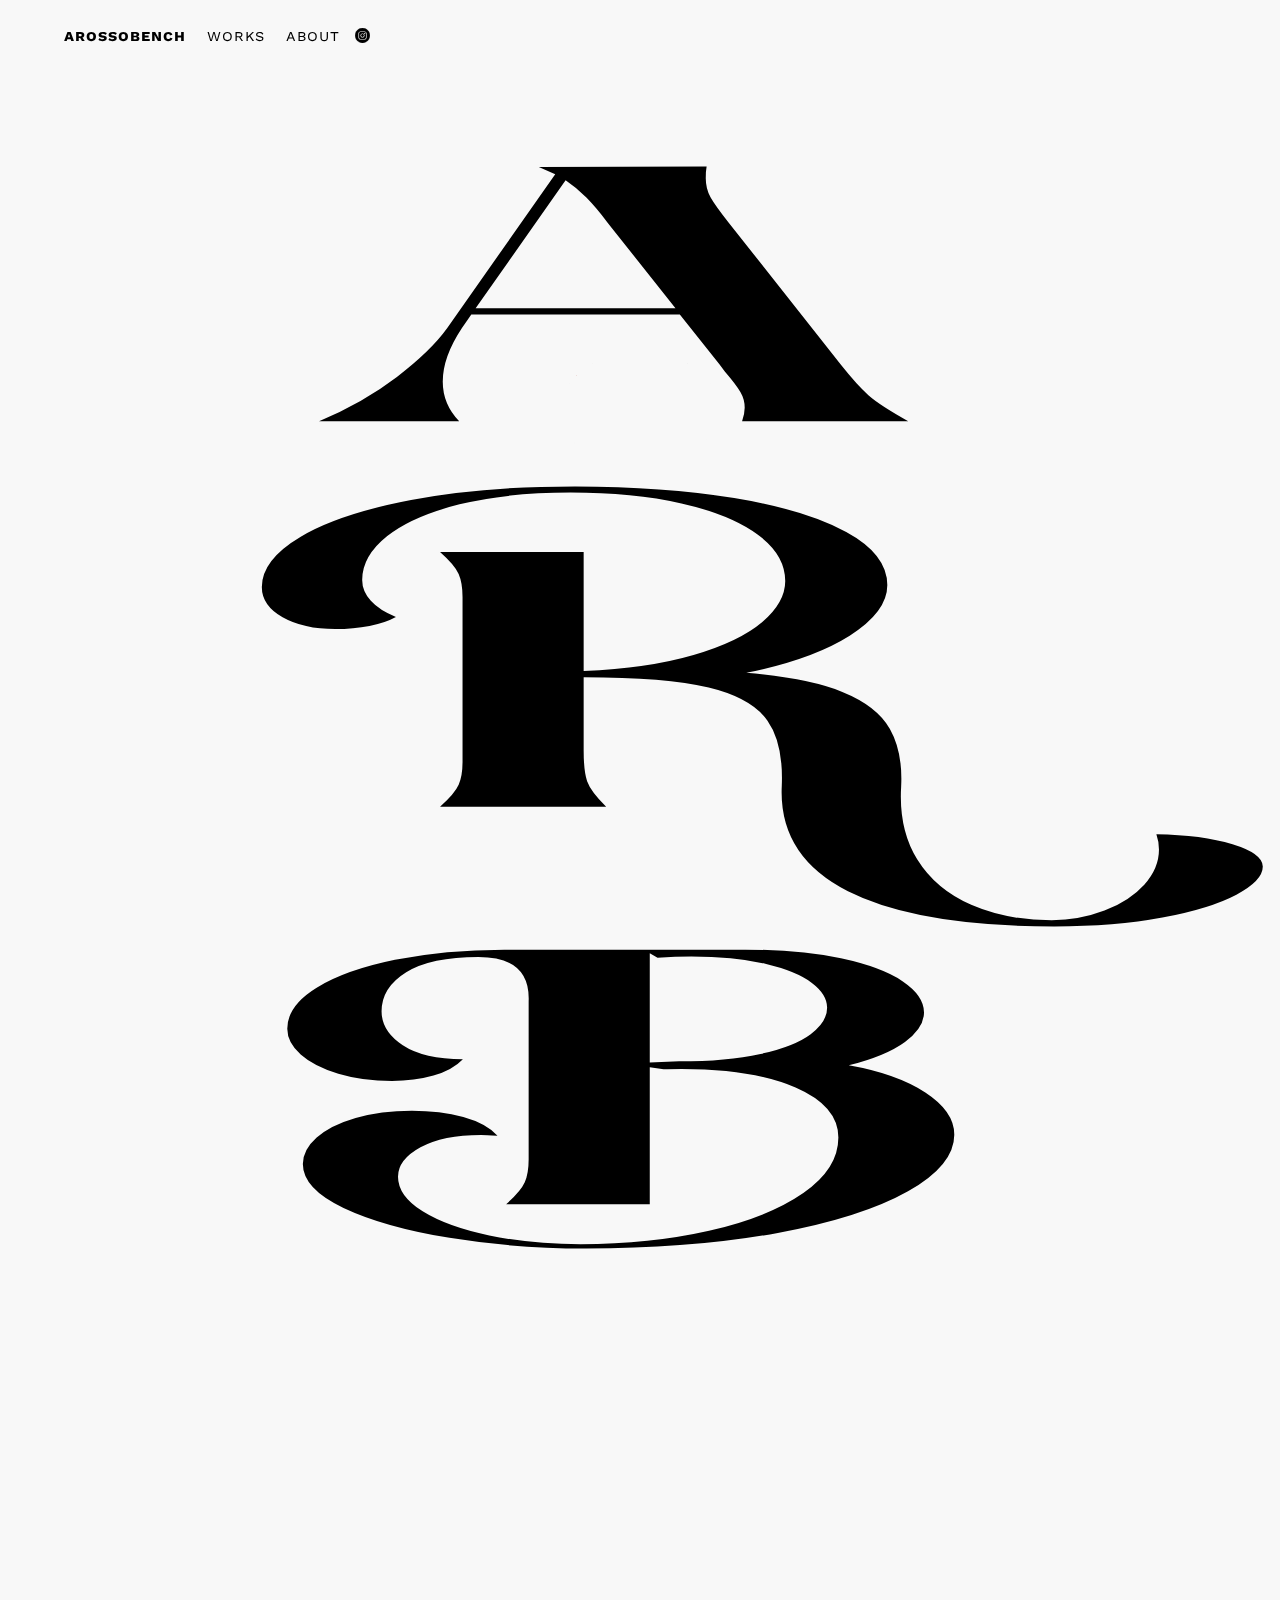
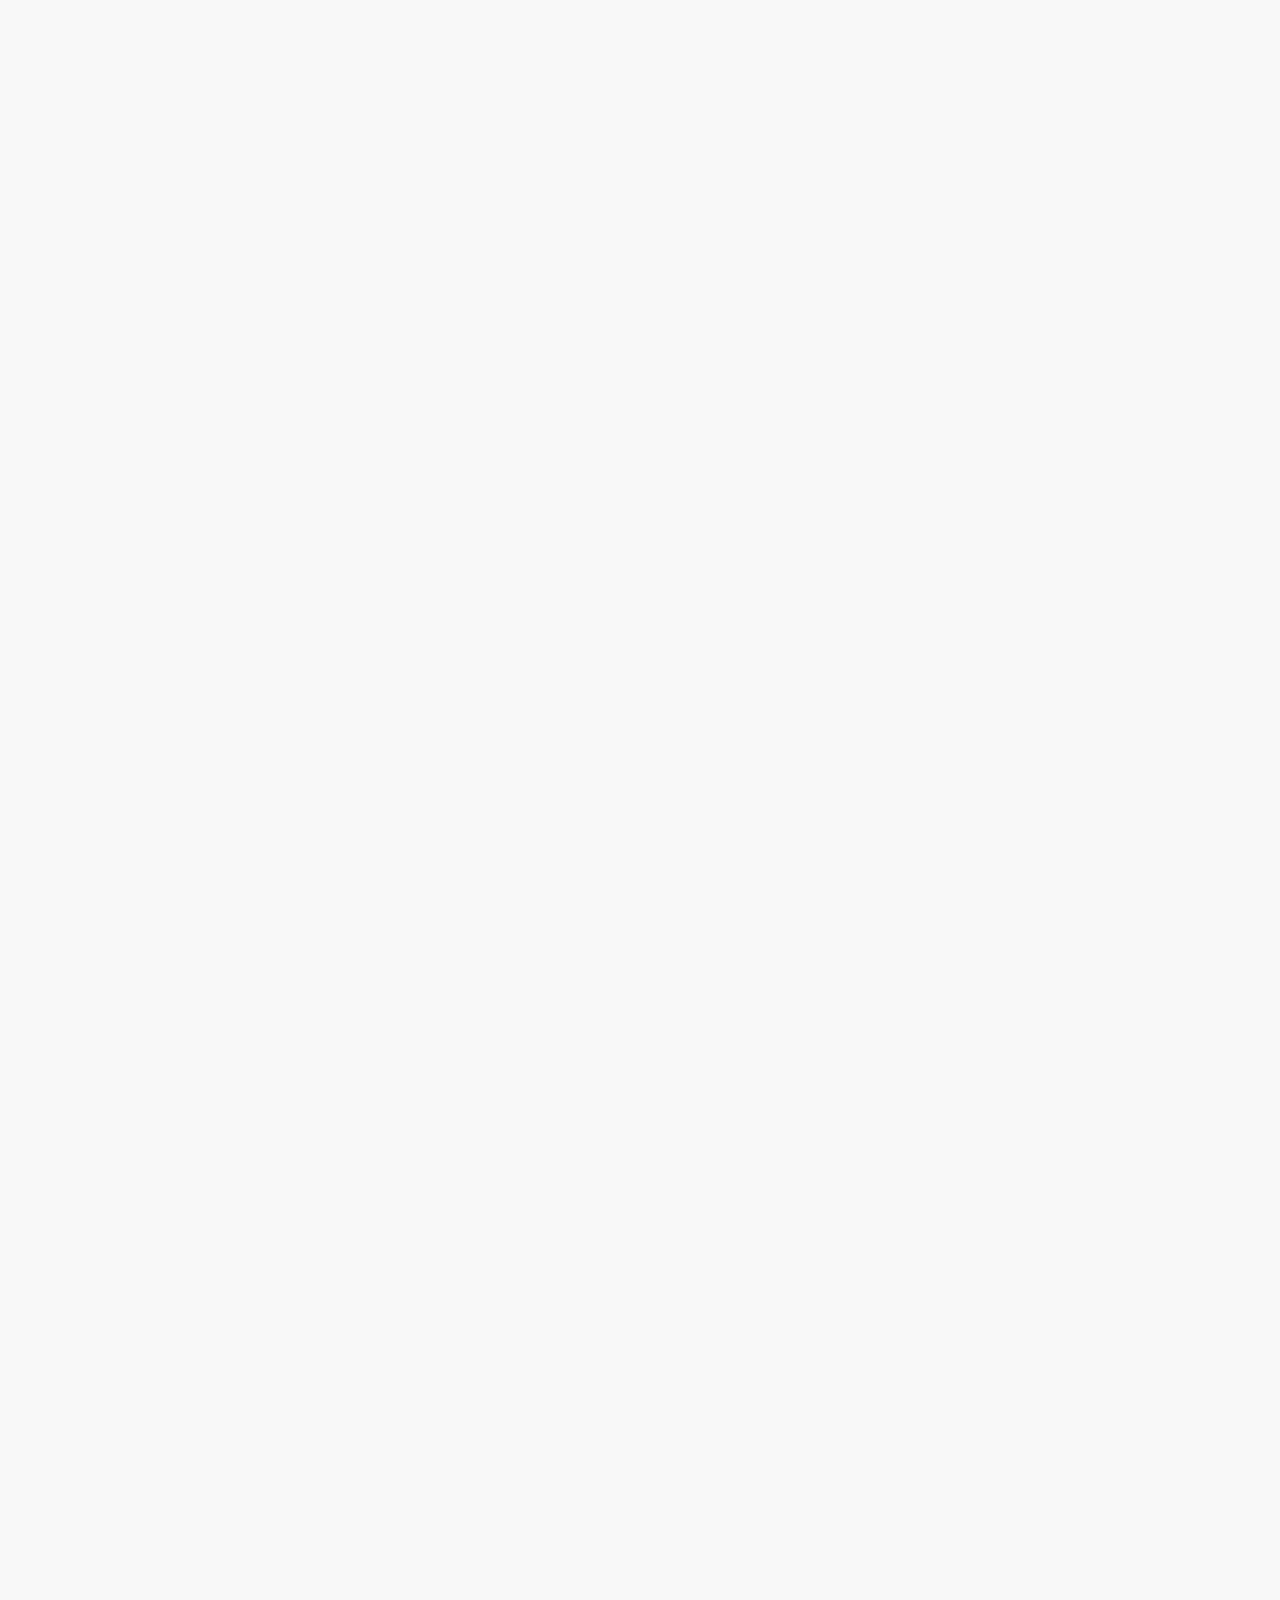
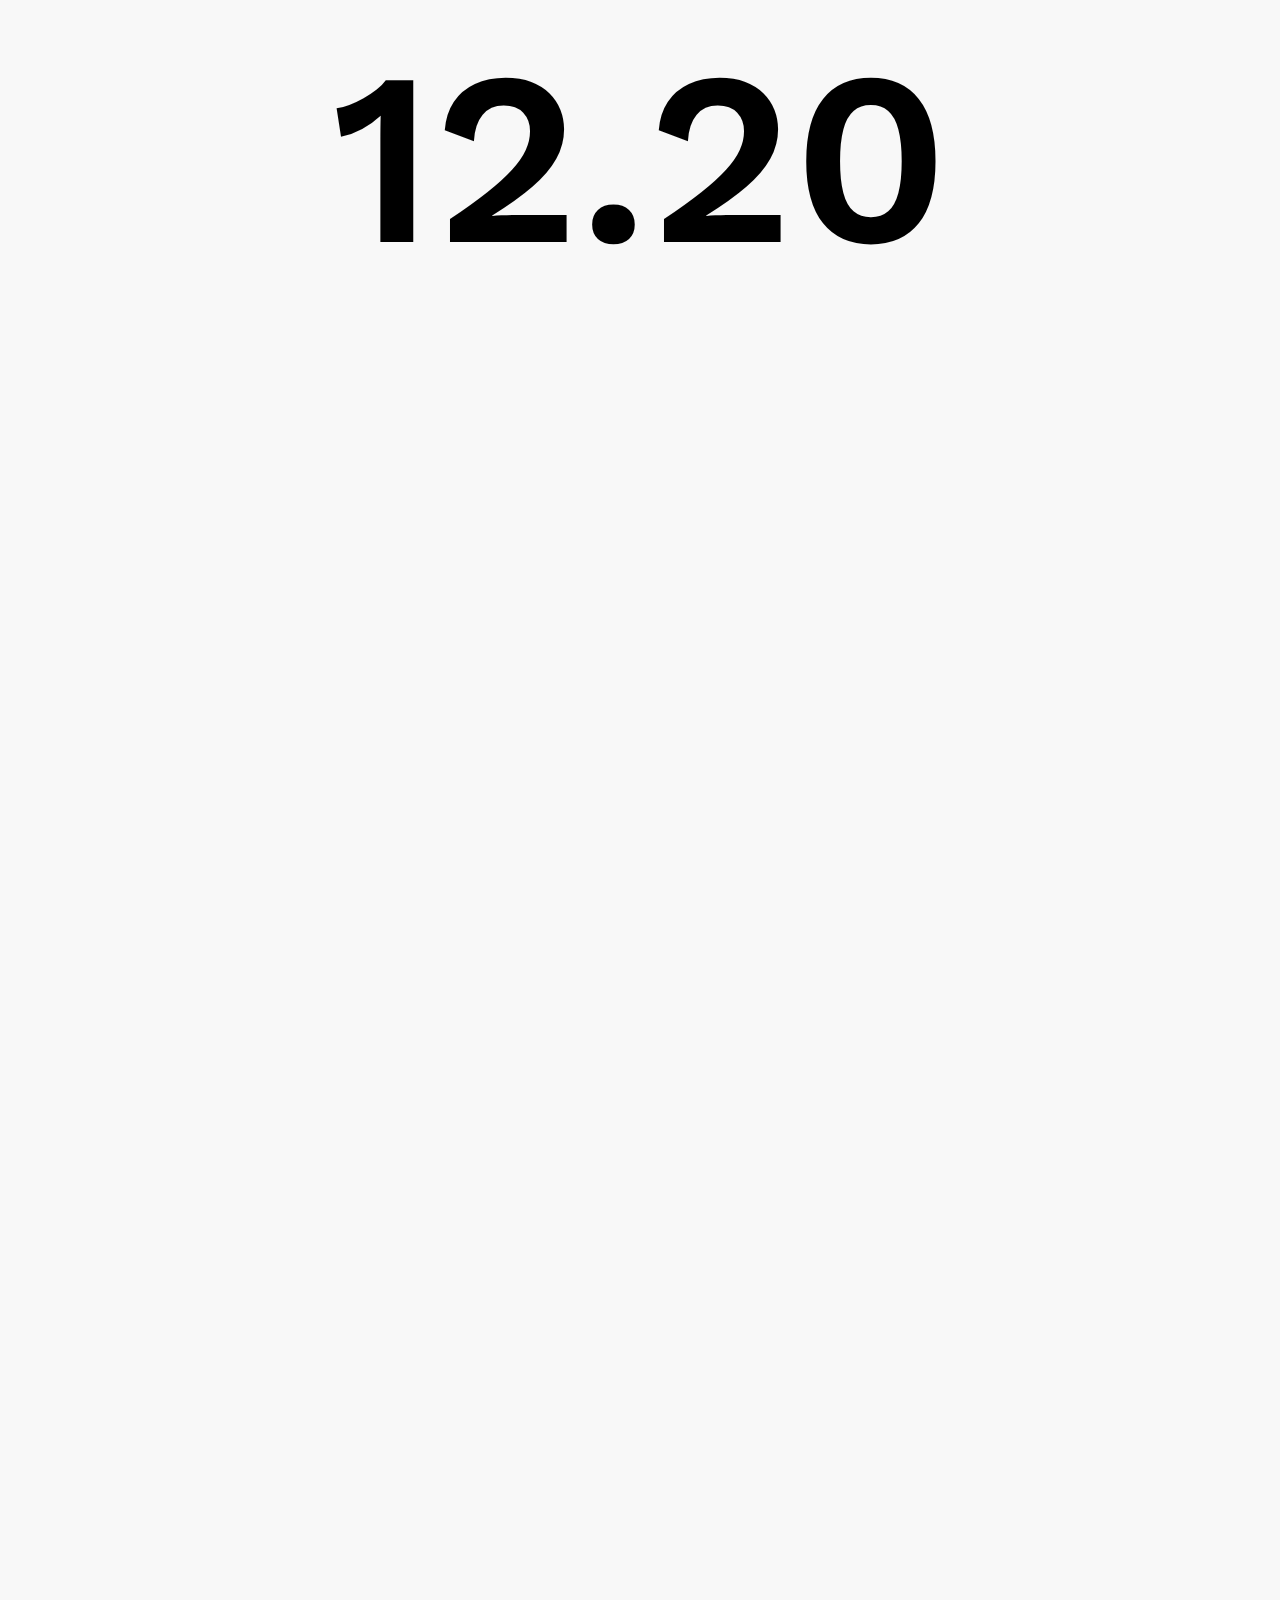
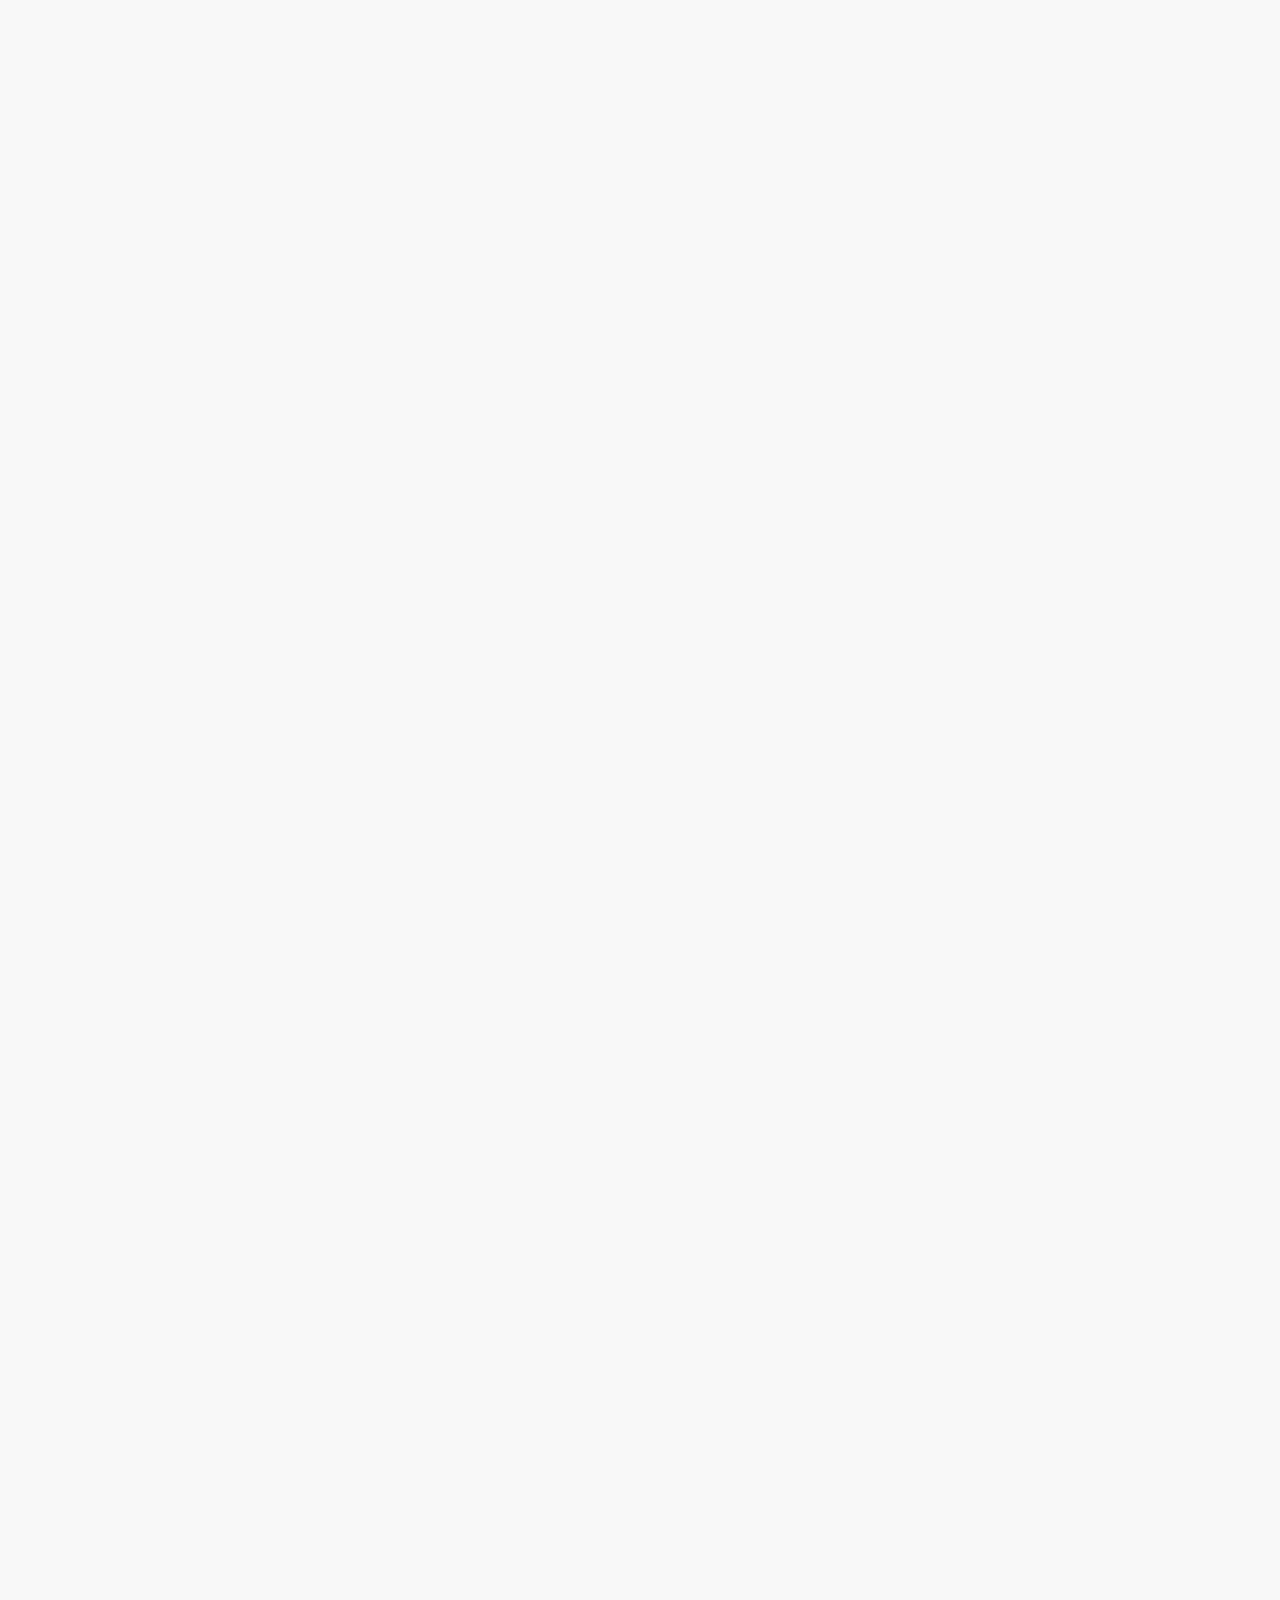
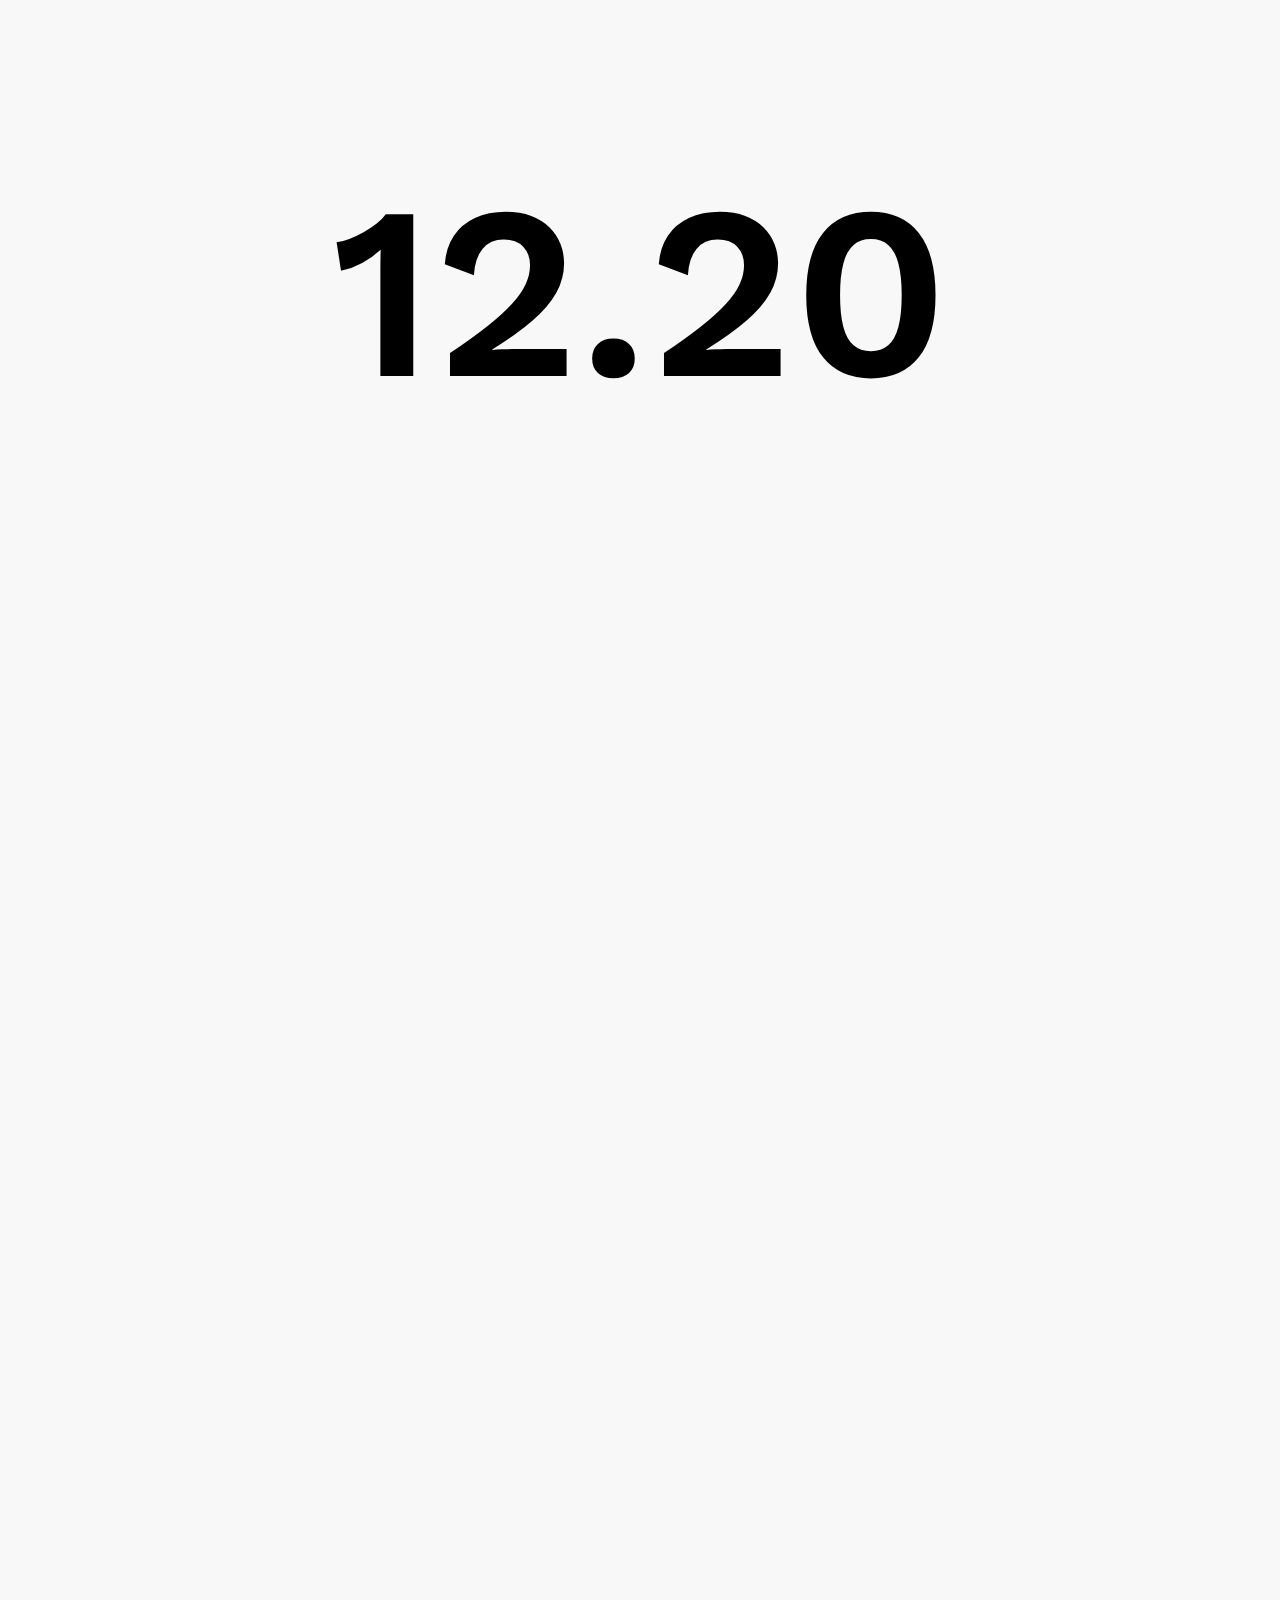
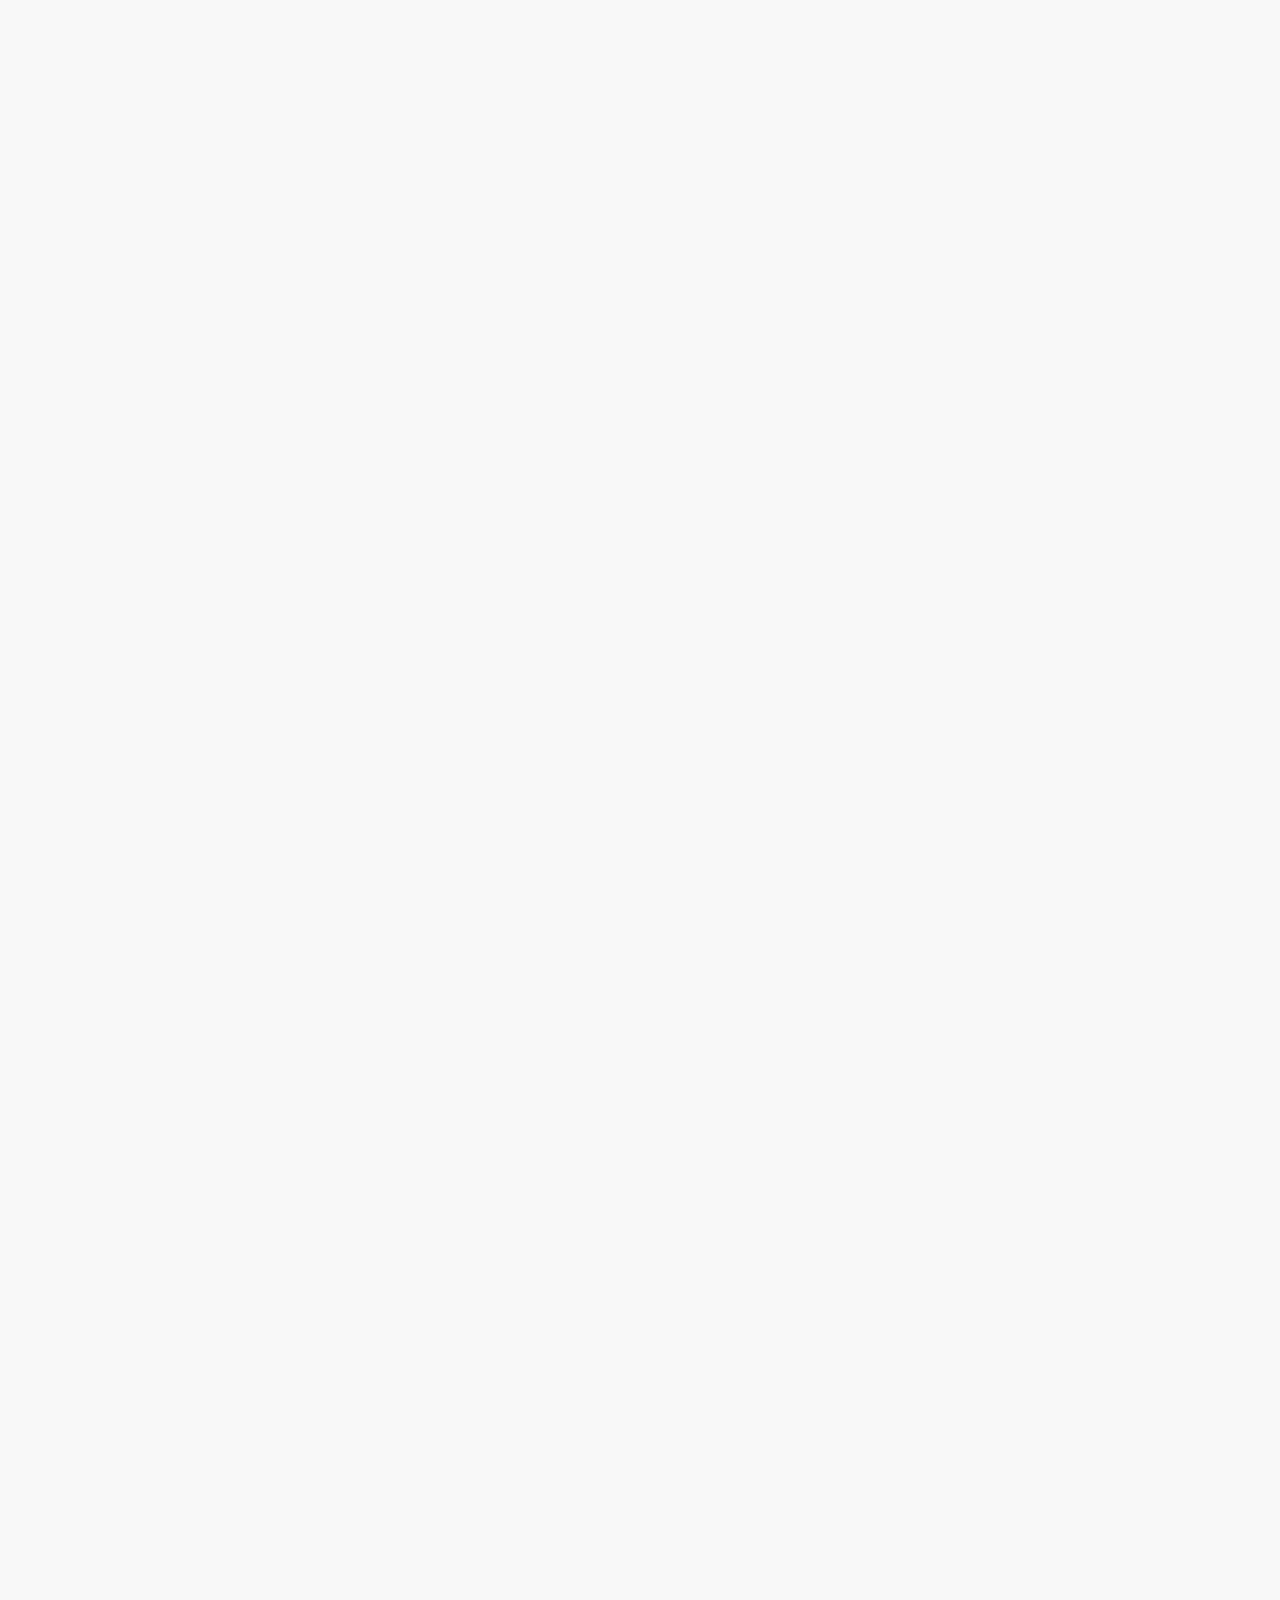
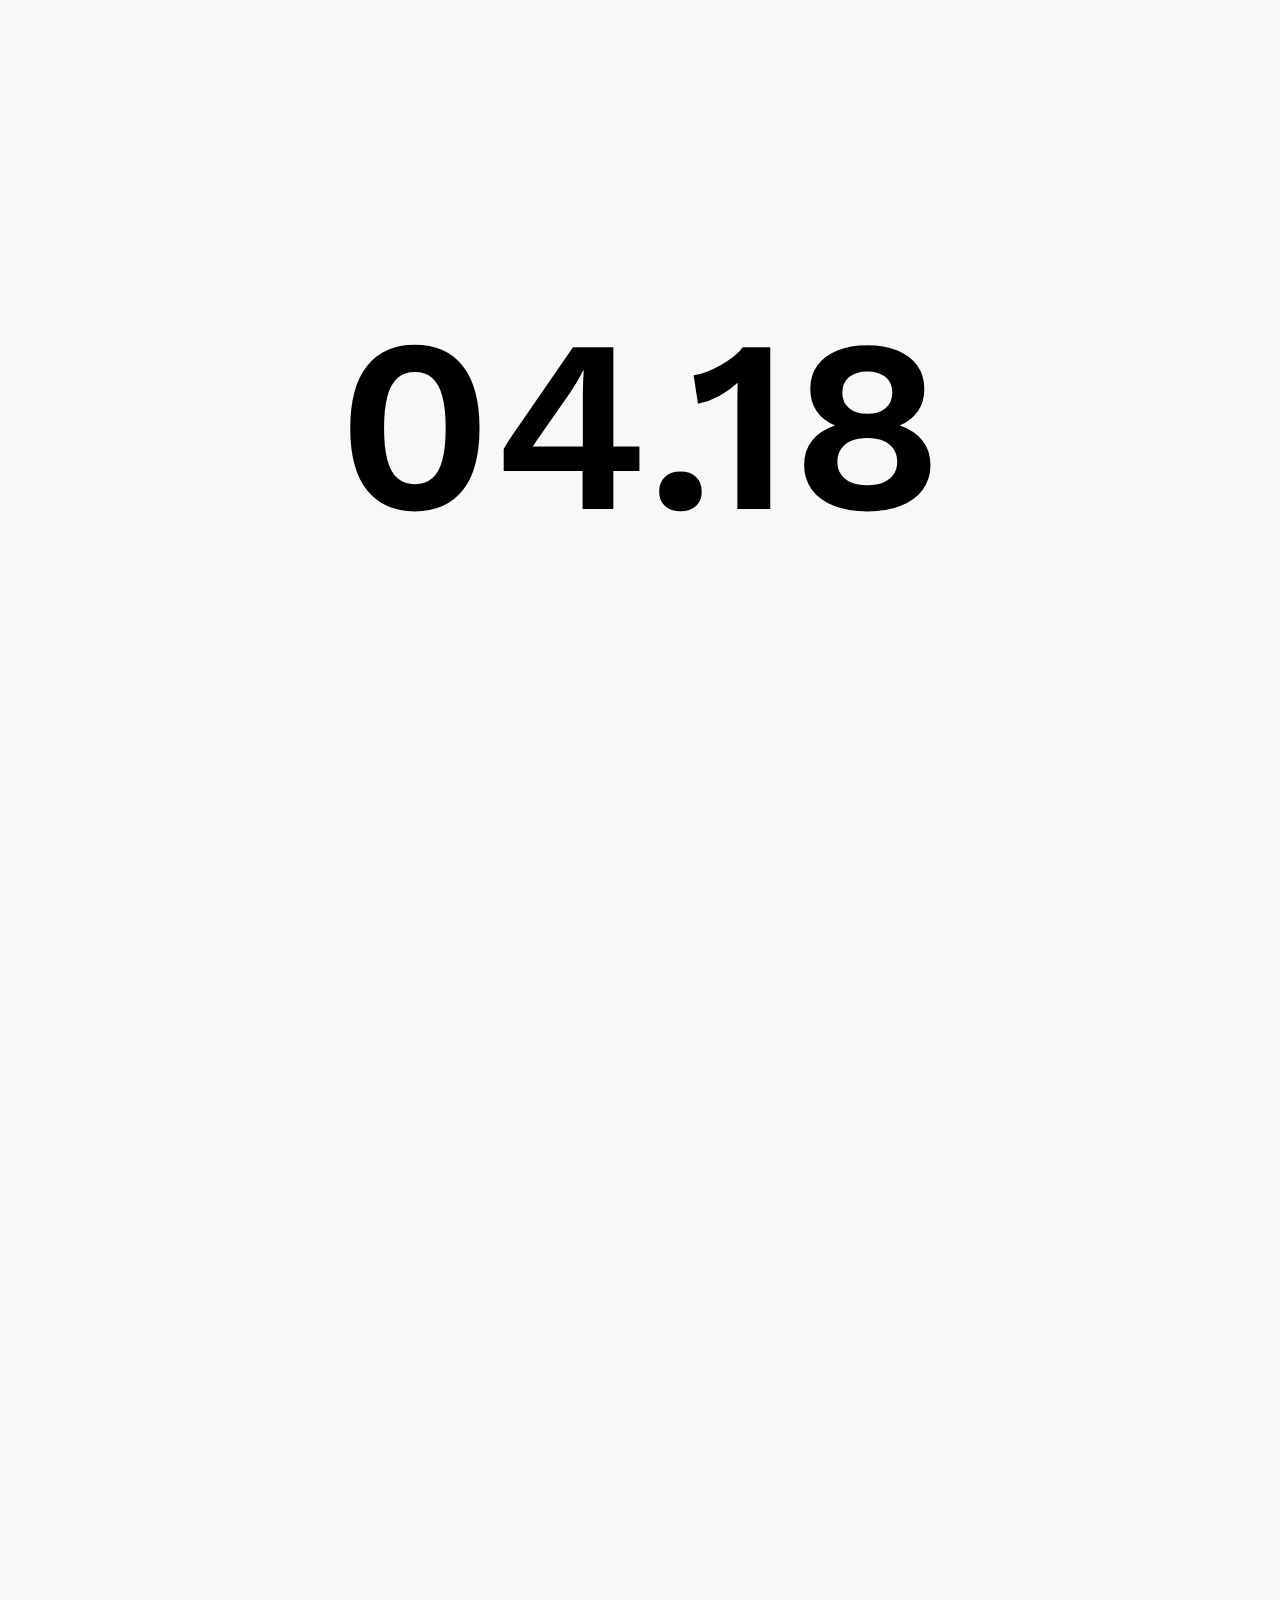
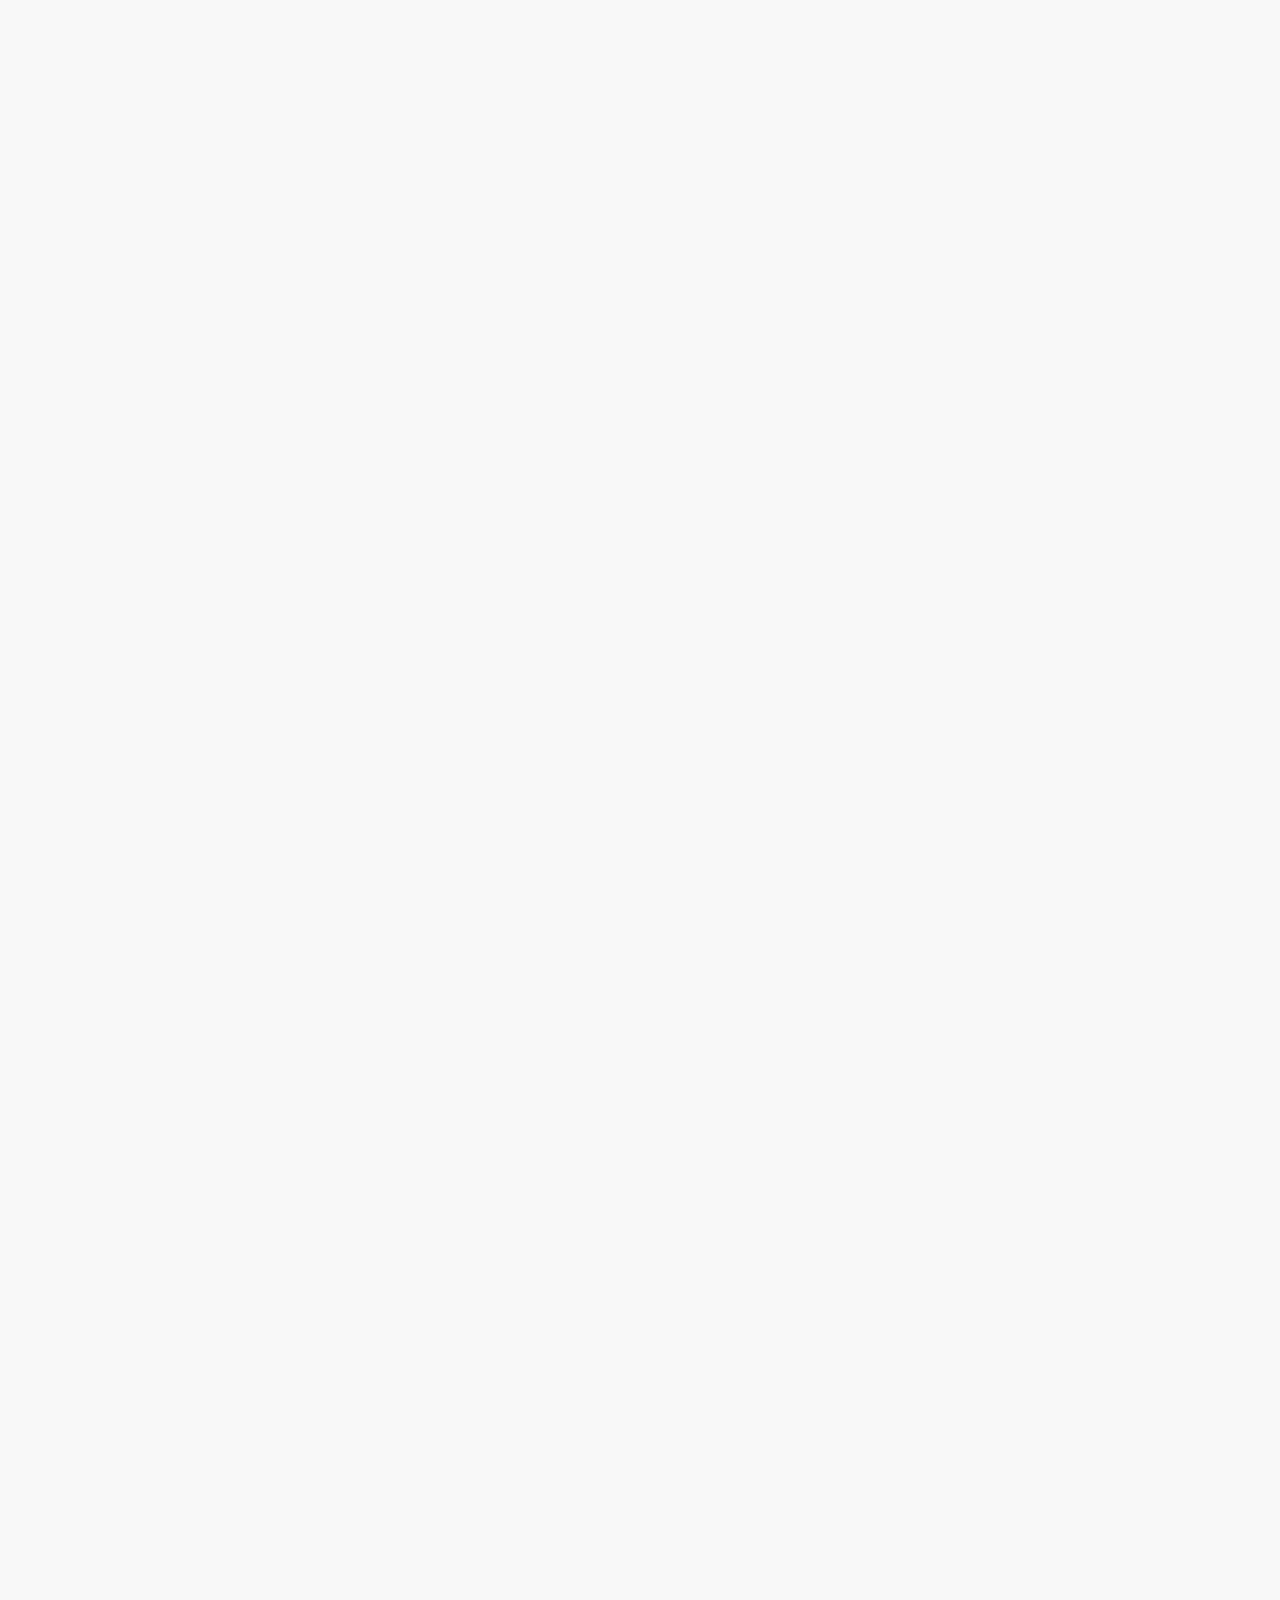
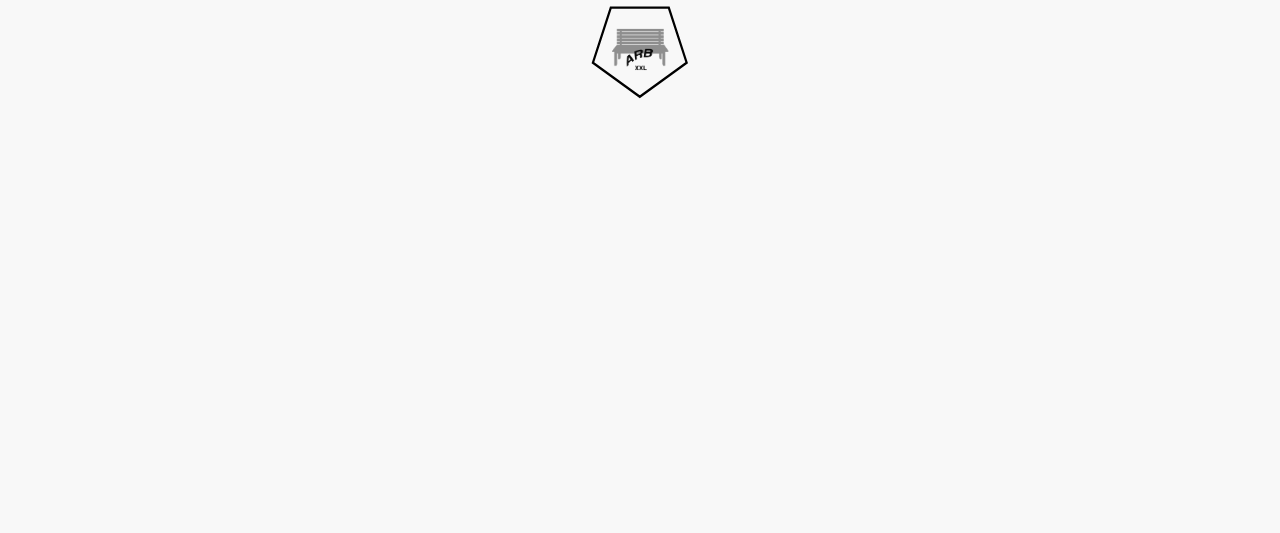
<file: index.html>
﻿<!DOCTYPE html>
<html>
<head>
    
    <link rel="shortcut icon" href="#">
    <meta name="description" content="Arosso Bench website">
    <meta name="DC.Title" content="Arosso Bench website">
    <meta name="DC.Creator" content="Arosso Bench">
    <meta name="DC.Rights" content="Arosso Bench">
    <meta name="DC.Publisher" content="Arosso Bench">
    <meta name="DC.Description" content="Arosso Bench website">
    <meta property="og:title" content="Arosso Bench website">
    <meta property="og:type" content="website">
    <meta property="og:description" content="Arosso Bench website">
    <meta itemprop="name" content="Arosso Bench website">
    <meta itemprop="description" content="Arosso Bench website">
    <meta charset="utf-8">
    <meta http-equiv="x-ua-compatible" content="ie=edge">
    <meta name="description" content="">
    <meta name="viewport" content="width=device-width, initial-scale=1, user-scalable=no, minimum-scale=1.0, maximum-scale=1.0">
    <title>ARB | home</title>
    <link rel="apple-touch-icon" href="apple-touch-icon.png">
    <link rel="stylesheet" href="css/normalize.css">
    <link rel="stylesheet" href="css/main.css">
    <link href="https://fonts.googleapis.com/css?family=Work+Sans:300,400,500,700" rel="stylesheet">
    <link rel="stylesheet" href="css/home.css">
    <div class="label">
        <div class="circle"></div>
    </div>
    <div class="border-left"></div>
    <div class="border-right"></div>
    <!-- loading animation logo -->
    <div class="loader">
        <div class="animate-flicker"><img src="assets/home/arb.png" /></div>
    </div>
</head>
<body data-device="desktop" data-browser="Chrome">
    <script src="js/loading.js"></script>
    <div class="menu-overlay">
        <div class="menu">
            <div class="menu-item-wraper">
                <div class="menu-item">
                    <a href="work/pulsenight.html">
                        <div class="menu-item-figure">

                            <img src="assets/projects/pulsenight/pulsenight-mini.png" />
                        </div>
                        <div class="menu-item-caption small">
                            <p class="small">
                                <strong class="small-caps">PULSENIGHT x  ARB</strong>
                            </p>
                            <p class="small">MUSIC FESTIVAL</p>
                        </div>
                    </a>
                </div>
            </div>
            <div class="menu-item-wraper">
                <div class="menu-item">
                    <a href="work/thebench.html">
                        <div class="menu-item-figure">
                            <img src="assets/projects/the bench/thebench-mini.png" />
                        </div>
                        <div class="menu-item-caption small">
                            <p class="small">
                                <strong class="small-caps">THE BENCH</strong>
                            </p>
                            <p class="small">TECHNOLOGICAL BREAKTHROUGH</p>
                        </div>
                    </a>
                </div>
            </div>
            <div class="menu-item-wraper">
                <div class="menu-item">
                    <a href="work/redrecords.html">
                        <div class="menu-item-figure">
                            <img src="assets/projects/redrecords/redrecords-mini.png" />
                        </div>
                        <div class="menu-item-caption small">
                            <p class="small">
                                <strong class="small-caps">RED RECORDS</strong>
                            </p>
                            <p class="small">REVOLUTIONARY RECORD LABEL</p>
                        </div>
                    </a>
                </div>
            </div>
            <div class="menu-item-wraper">
                <div class="menu-item">
                    <a href="work/arbclothing.html">
                        <div class="menu-item-figure">
                            <img src="assets/projects/ARBXXL/degenerate.png" />
                        </div>
                        <div class="menu-item-caption small">
                            <p class="small">
                                <strong class="small-caps">DEGENERATE</strong>
                            </p>
                            <p class="small">LEGACY CLOTHING LINE</p>
                        </div>
                    </a>
                </div>
            </div>
            
            
        </div>
    </div>
    <header class="header home" role="banner">
        <nav>
            <div class="header-item small-caps">
                <span class="link">
                    <a class="uvs link" href="#">
                        <strong>AROSSOBENCH</strong>
                    </a>
                </span>
                <span class="link work">works </span>
                <span>
                    <a class="link" href="contact/index.html">about</a>
                </span>
                <span>
                    <a class="uvs link" href="https://www.instagram.com/arossobench/" target="_blank">
                        <img class="instagram" src="assets/home/home-instagram.svg">
                    </a>
                </span>
            </div>
            <div class="header-item small-caps work link"></div>
        </nav>
    </header>
    <div class="content">
        <img class="poster" src="assets/home/home-logo-stretch.svg" style="width:100%;">
        <a class="end" href="https://www.instagram.com/arossobench/">
            <img class="logo" src="assets/home/home-logo-small.svg">
        </a>
    </div>
    <script src="headroom.min.js"></script>
    <script src="header.js"></script>
    <script src="Menu.js"></script>
    <script>
        var projects = {
            "pulsenight.html": {
                "name": "PULSENIGHT X ARB",
                "id": "pulsenight",
                "date": "2020",
                "month": "02",
                "type": {
                    "fr": "instalations interactives",
                    "en": "interactive instalations"
                },
                "credits": {
                    "fr": {
                        "Design d'Interaction et développement": ["AROSSOBENCH"],
                        
                    },
                    "en": {
                        "Interaction Design and production": ["AROSSOBENCH"],
                        
                        "clients": ["SINGAPORE POLYTECHNIC"]
                    }
                },
                "home": {
                    "fr": {
                        "url": "assets/home/fr/pulsenight.png"
                    },
                    "en": {
                        "url": "assets/home/en/pulsenight.png",
                        
                    }
                },
                "milano": {
                    "fr": "",
                    "en": ""
                },
                "flow": {
                    "fr": "",
                    "en": ""
                },
                "choir": {
                    "fr": "",
                    "en": ""
                },
                "kitchen": {
                    "fr": "",
                    "en": ""
                },
                "PULSENIGHT X ARB": [{
                    "place": "singapore",
                    "date": "28.12.2020 → 07.02.2021"
                }]
            },
            "thebench.html": {
                "name": "THE BENCH",
                "id": "thebench",
                "date": "2020",
                "month": "12",
                "type": {
                    "fr": "installation interactive",
                    "en": "interactive installation"
                },
                "credits": {
                    "fr": {
                        "Concept et Réalisation": ["THE BENCH"],
                        "Production": ["THE BENCH"]
                    },
                    "en": {
                        "Concept and Design": ["THE BENCH"],
                        "Production": ["THE BENCH"]
                    }
                },
                "home": {
                    "fr": {
                        "url": "assets/home/en/thebench.png"
                    },
                    "en": {
                        "url": "assets/home/en/thebench.png"
                    }
                },
                "tnc": {
                    "fr": "",
                    "en": ""
                },
                "exhibitions": [{
                    "name": "",
                    "place": "",
                    "date": ""
                }]
            },
            "redrecords.html": {
                "name": "RED RECORDS",
                "id": "redrecords",
                "date": "2020",
                "month": "12",
                "type": {
                    "fr": "RED RECORDS",
                    "en": "RED RECORDS"
                },
                "credits": {
                    "fr": {
                        "Design d'Interaction": ["RED RECORDS"],
                        "Développement": ["RED RECORDS", "RED RECORDS"]
                    },
                    "en": {
                        "Interaction Design": ["RED RECORDS"],
                        "Programming": ["RED RECORDS", "RED RECORDS"]
                    }
                },
                "home": {
                    "fr": {
                        "url": "assets/home/en/redrecords.png"
                    },
                    "en": {
                        "url": "assets/home/en/redrecords.png"
                    }
                },
                "tpc": {
                    "fr": "",
                    "en": ""
                },
                "mirror": {
                    "fr": "",
                    "en": ""
                },
                "exhibitions": [{
                    "name": "RED RECORDS",
                    "place": "RED RECORDS",
                    "date": "01.09.2018 → 31.09.2018"
                }]
            },
            "arbclothing.html": {
                "name": "arbclothing",
                "id": "arbclothing",
                "date": "2018",
                "month": "04",
                "type": {
                    "fr": "arbclothing",
                    "en": "arbclothing"
                },
                "credits": {
                    "fr": {
                        "Design d'Interaction": ["ARB"],
                        "Développement": ["ARB", "ARB"],
                        "Design d'Interieur": ["ARB", "ARB"],
                        "Identité Visuelle": ["ARB", "ARB"]
                    },
                    "en": {
                        "Interaction Design": ["ARB"],
                        "Programming": ["ARB", "Derrick"],
                        "Interior Design": ["ARB", "ARB"],
                        "Visual Identity": ["ARB", "ARB"]
                    }
                },
                "home": {
                    "fr": {
                        "url": "assets/home/en/degenerate.png"
                    },
                    "en": {
                        "url": "assets/home/en/degenerate.png"
                    }
                },
                "presentation": {
                    "en": "",
                    "fr": ""
                },
                "flatpack": {
                    "fr": "",
                    "en": ""
                },
                "patternmachineextended": {
                    "fr": "",
                    "en": ""
                },
                "exhibitions": [{
                    "name": "ARB",
                    "place": "ARB",
                    "date": "29.08.2018 → 30.09.2018"
                }]
            }
            
        }
        var lang = 'en'
    </script>
    <script src="threejs/three.min.js"></script>
    <script src="js/tunnel.js"></script>
    <script src="js/Manager.js"></script>
    <script src="js/home.js"></script>
</body>
</html>
</file>
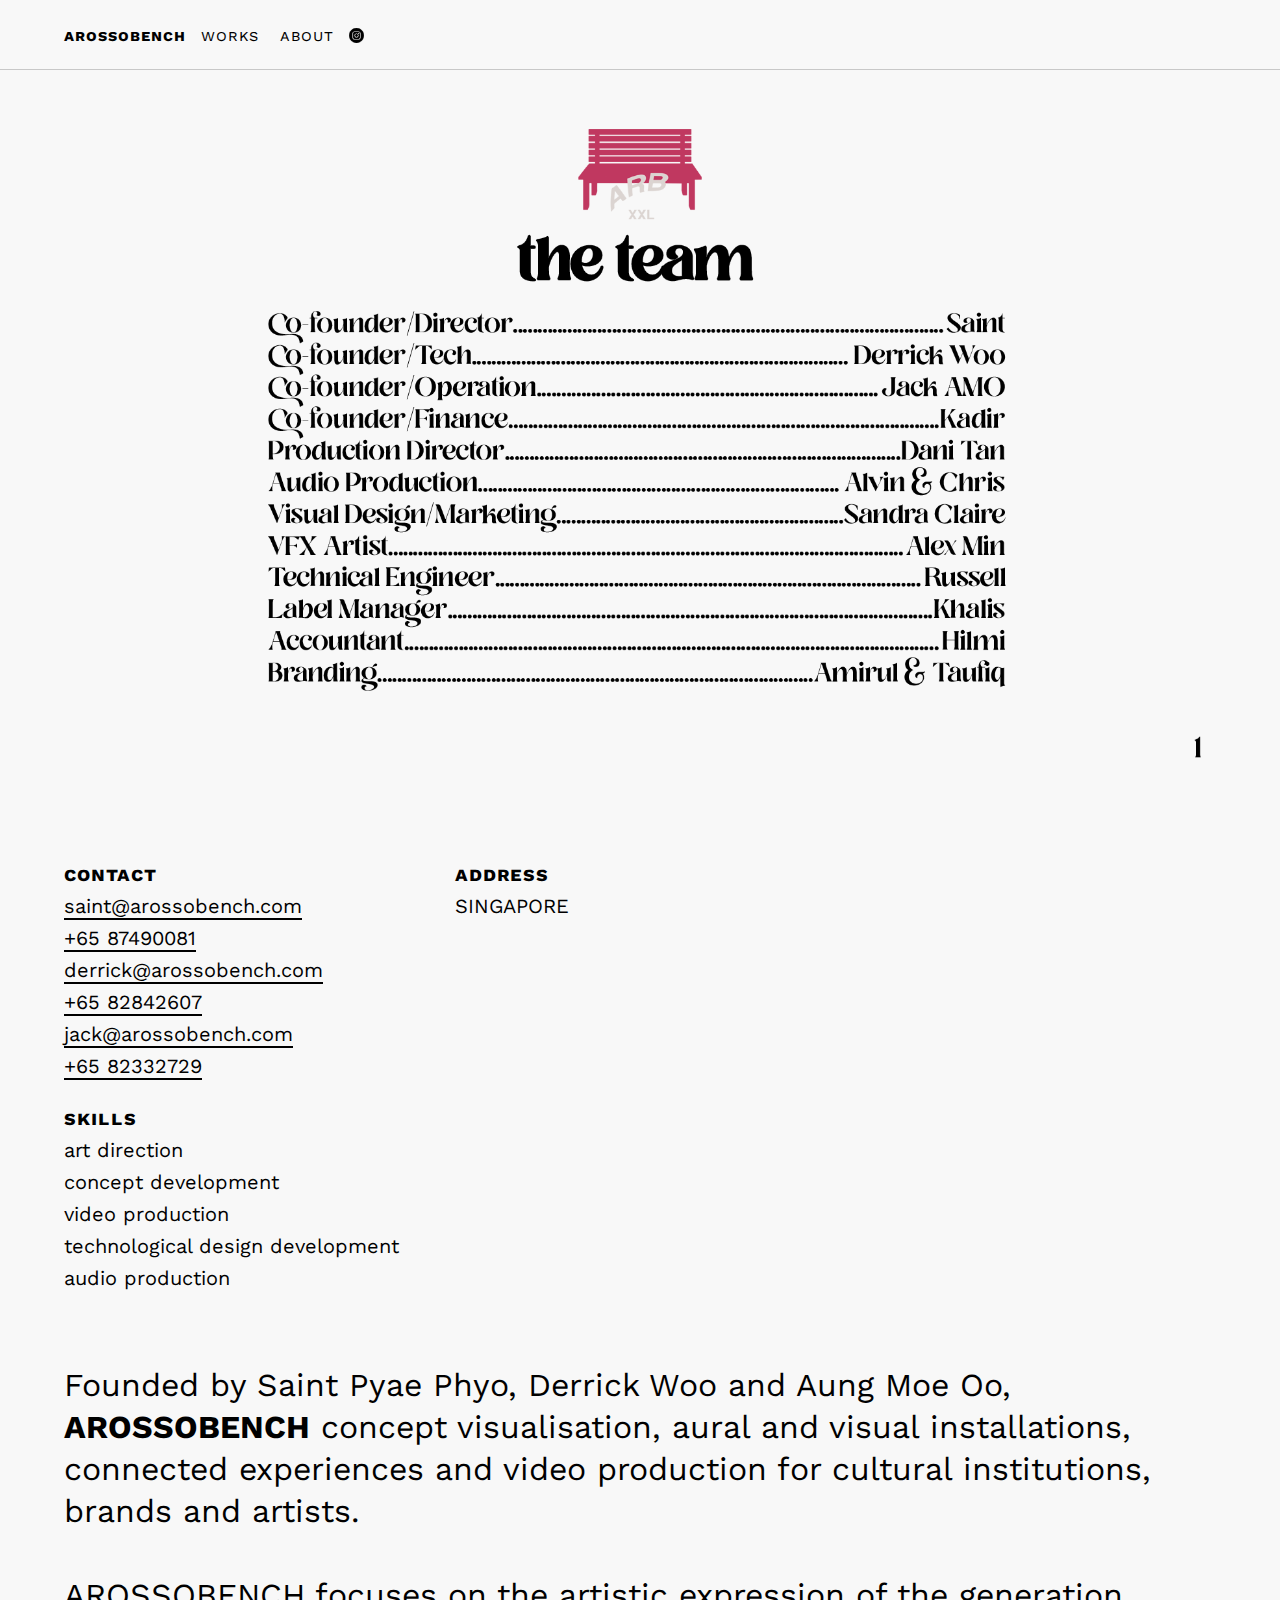
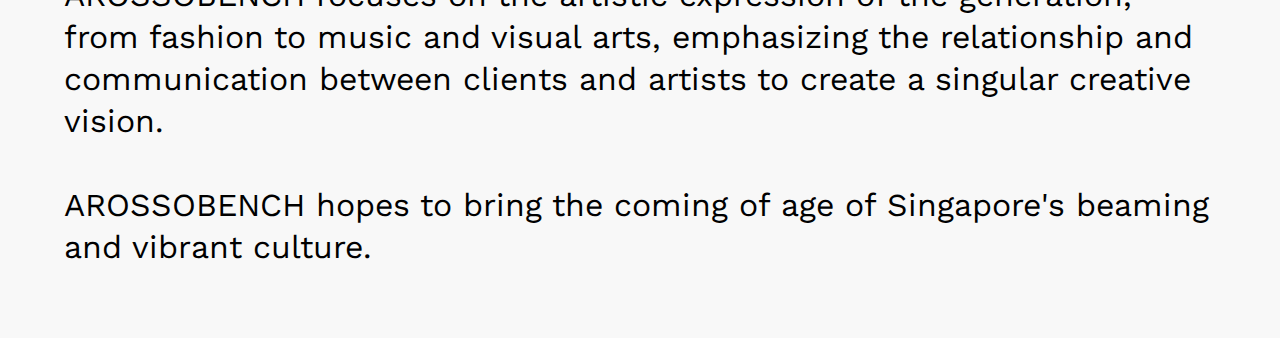
<file: contact/index.html>
<!DOCTYPE html>

<head>
	
	<meta name="description" content="AROSSOBENCH website">
	<meta name="DC.Title" content="AROSSOBENCH website">
	<meta name="DC.Creator" content="AROSSOBENCH">
	<meta name="DC.Rights" content="AROSSOBENCH">
	<meta name="DC.Publisher" content="AROSSOBENCH">
	<meta name="DC.Description" content="AROSSOBENCH website">
	<meta property="og:title" content="AROSSOBENCH website">
	<meta property="og:type" content="website">
	<meta property="og:description" content="AROSSOBENCH website">
	<meta itemprop="name" content="AROSSOBENCH website">
	<meta itemprop="description" content="AROSSOBENCH website">
	<meta charset="utf-8">
	<meta http-equiv="x-ua-compatible" content="ie=edge">
	<meta name="description" content="">
	<meta name="viewport"
		content="width=device-width, initial-scale=1, user-scalable=no, minimum-scale=1.0, maximum-scale=1.0">
	<title>ARB | contact</title>
	<link rel="apple-touch-icon" href="apple-touch-icon.png">
	<link rel="stylesheet" href="/css/normalize.css">
	<link rel="stylesheet" href="/css/main.css">
	<link href="https://fonts.googleapis.com/css?family=Work+Sans:300,400,500,700" rel="stylesheet">
	<title>ARB | contact</title>
</head>

<body data-device="desktop" data-browser="Chrome">
	<script src="/js/loading.js"></script>
	<div class="menu-overlay">
		<div class="menu">
			<div class="menu-item-wraper">
				<div class="menu-item"><a href="/work/pulsenight.html">
						<div class="menu-item-figure"><img src="/assets/projects/pulsenight/pulsenight-mini.png"/></div>
							<div class="menu-item-caption small">
								<p class="small"><strong class="small-caps">PULSENIGHT X ARB</strong>
								</p>
								<p class="small">MUSIC FESTIVAL</p>
							</div>
					</a></div>
			</div>
			<div class="menu-item-wraper">
				<div class="menu-item"><a href="/work/thebench.html">
						<div class="menu-item-figure"><img src="/assets/projects/the bench/thebench-mini.png"/></div>
							<div class="menu-item-caption small">
								<p class="small"><strong class="small-caps">THE BENCH</strong></p>
								<p class="small">TECHNOLOGICAL BREAKTHROUGH</p>
							</div>
					</a></div>
			</div>
			<div class="menu-item-wraper">
				<div class="menu-item"><a href="/work/redrecords.html">
						<div class="menu-item-figure">
							<img src="/assets/projects/redrecords/redrecords-mini.png"/></div>
							<div class="menu-item-caption small">
								<p class="small"><strong class="small-caps">RED RECORDS</strong></p>
								<p class="small">REVOLUTIONARY RECORD LABEL</p>
							</div>
					</a></div>
			</div>
			<div class="menu-item-wraper">
				<div class="menu-item"><a href="/work/arbclothing.html">
						<div class="menu-item-figure">
							<img src="/assets/projects/ARBXXL/degenerate.png"/></div>
							<div class="menu-item-caption small">
								<p class="small"><strong class="small-caps">DEGENERATE</strong></p>
								<p class="small">LEGACY CLOTHING LINE</p>
							</div>
					</a></div>
			</div>		
		</div>
	</div>
	<header class="header contact" role="banner">
		<nav>
			<div class="header-item small-caps">
				<span class="link"><a class="uvs link" href="/"> <strong>AROSSOBENCH</strong></a></span><span class="link work">works </span><span><a class="link" href="/contact">about</a></span><span><a class="uvs link" href="https://www.instagram.com/arossobench/" target="_blank"><img class="instagram" src="/assets/home/home-instagram.svg"></a></span>
			</div>
			<div class="header-item small-caps work link"> </div>
		</nav>
	</header>
	<div class="content">
		<div class="about">
			<div class="content-block"><img class="full" src="/assets/contact/team.png"/></div>
				<div class="about-infos-item">
					<h1 class="small-caps">contact </h1><a class="external"
						href="mailto:saint@arossobench.com">saint@arossobench.com</a><br><a class="external"
						href="tel:+6587490081">+65 87490081</a><br><a class="external"
						href="mailto:derrick@arossobench.com">derrick@arossobench.com</a><br><a class="external"
						href="tel:+6582842607">+65 82842607</a><br><a class="external"
						href="mailto:jack@arossobench.com">jack@arossobench.com</a><br><a class="external"
						href="tel:+6582332729">+65 82332729</a>
				</div>
				<div class="about-infos-item">
					<h1 class="small-caps">address</h1>
					<p>SINGAPORE</p>
					<!-- <p>3 rue Papin 75003</p>
					<p>Paris</p> -->
				</div>
				<div class="about-infos-item">
					<h1 class="small-caps">skills </h1>
					<p>art direction</p>
					<p>concept development</p>
					<p>video production</p>
                    <p>technological design development</p>
                    <p>audio production</p>
				</div>
				<div class="about-description">
					<p>
						<p>Founded by Saint Pyae Phyo, Derrick Woo and Aung Moe Oo,
							<strong>AROSSOBENCH</strong> concept visualisation, aural and visual installations, connected 
						experiences and video production for cultural institutions, brands and artists.</p> </br>
						<p>AROSSOBENCH focuses on the artistic expression of the generation, from fashion to music and visual arts,
							emphasizing the relationship and communication between clients and artists to create a singular creative vision. 
						</p><br><p>AROSSOBENCH hopes to bring the coming of age of Singapore's beaming and vibrant culture.</p>
					</p>
				</div>
			</div>
		</div>
		<script src="/headroom.min.js"></script>
		<script src="/header.js"></script>
		<script src="/Menu.js"></script>
</body>
</file>
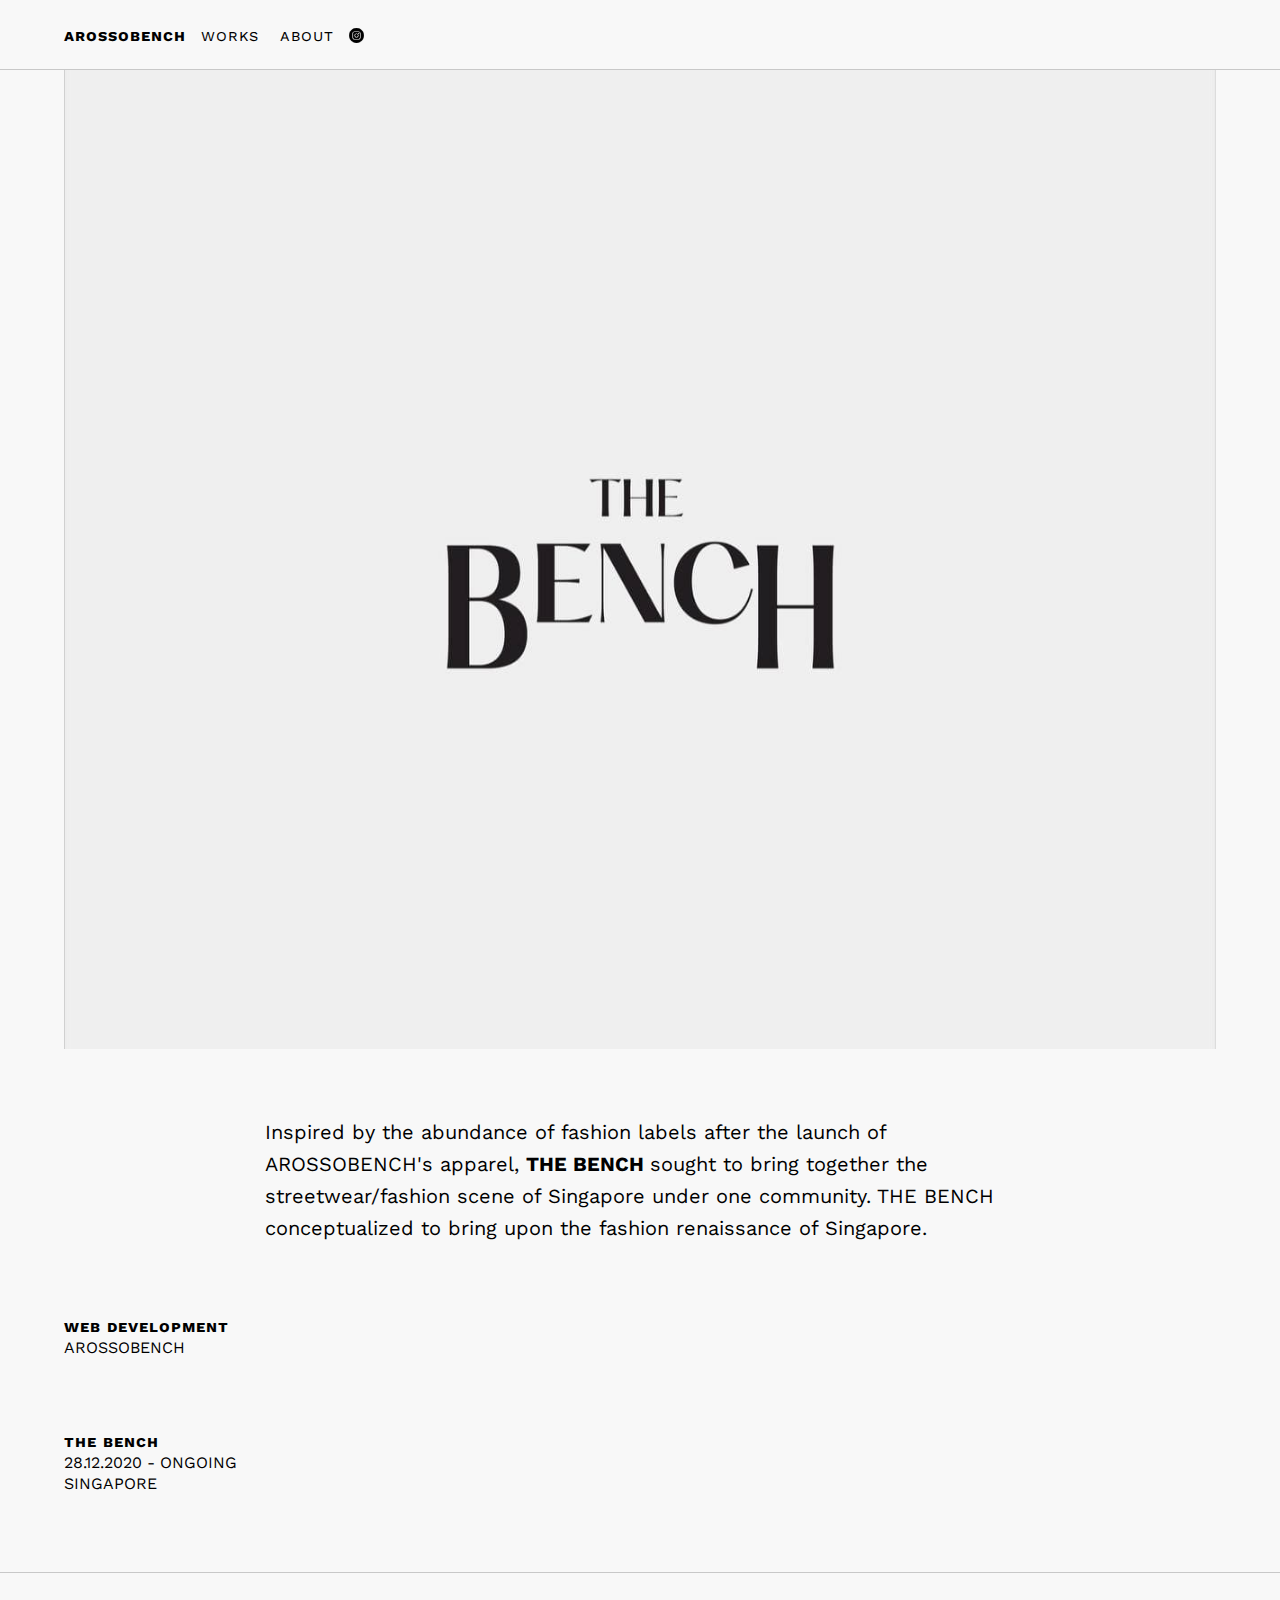
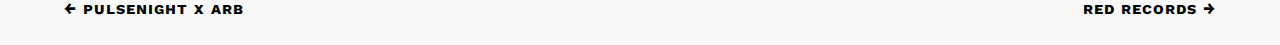
<file: work/thebench.html>
<!DOCTYPE html>

<head>
	<!-- <script async src="https://www.googletagmanager.com/gtag/js?id=UA-108726178-1"></script> -->
	<!-- <script>
		window.dataLayer = window.dataLayer || []
        function gtag(){dataLayer.push(arguments)}
        gtag('js', new Date())
        gtag('config', 'UA-108726178-1')
	</script>
	<script async src="https://www.googletagmanager.com/gtag/js?id=UA-108713241-1"></script>
	<script>
		window.dataLayer = window.dataLayer || []
        function gtag(){dataLayer.push(arguments)}
        gtag('js', new Date())
        gtag('config', 'UA-108713241-1')
	</script> -->
	<!-- <script async defer id="hs-script-loader" src="//js.hs-scripts.com/4614475.js"></script> -->
	<meta name="description" content="AROSSOBENCH website">
	<meta name="DC.Title" content="AROSSOBENCH website">
	<meta name="DC.Creator" content="AROSSOBENCH">
	<meta name="DC.Rights" content="AROSSOBENCH">
	<meta name="DC.Publisher" content="AROSSOBENCH">
	<meta name="DC.Description" content="AROSSOBENCH website">
	<meta property="og:title" content="AROSSOBENCH website">
	<meta property="og:type" content="website">
	<!-- <meta property="og:url" content="https://www.uncannyvalley.studio"> -->
	<!-- <meta property="og:image" content="https://www.uncannyvalley.studio/assets/global/uvs-meta.jpg"> -->
	<meta property="og:description" content="AROSSOBENCH website">
	<meta itemprop="name" content="AROSSOBENCH website">
	<meta itemprop="description" content="AROSSOBENCH website">
	<!-- <meta itemprop="image" content="https://www.uncannyvalley.studio/meta-uvs-image.jpg"> -->
	<meta charset="utf-8">
	<meta http-equiv="x-ua-compatible" content="ie=edge">
	<meta name="description" content="">
	<meta name="viewport"
		content="width=device-width, initial-scale=1, user-scalable=no, minimum-scale=1.0, maximum-scale=1.0">
	<title>ARB | PULSENIGHT</title>
	<link rel="apple-touch-icon" href="apple-touch-icon.png">
	<link rel="stylesheet" href="/css/normalize.css">
	<link rel="stylesheet" href="/css/main.css">
	<link href="https://fonts.googleapis.com/css?family=Work+Sans:300,400,500,700" rel="stylesheet">
	<link rel="stylesheet" href="/css/Movie.css">
	<title>ARB | PULSENIGHT</title>
</head>

<body data-device="desktop" data-browser="Chrome">
	<script src="/js/loading.js"></script>
	<div class="menu-overlay">
		<div class="menu">
			<div class="menu-item-wraper">
				<div class="menu-item"><a href="/work/pulsenight.html">
						<div class="menu-item-figure"><img src="/assets/projects/pulsenight/pulsenight-mini.png"/></div>
							<div class="menu-item-caption small">
								<p class="small"><strong class="small-caps">PULSENIGHT X ARB</strong>
								</p>
								<p class="small">MUSIC FESTIVAL </p>
							</div>
					</a></div>
			</div>
			<div class="menu-item-wraper">
				<div class="menu-item"><a href="/work/thebench.html">
						<div class="menu-item-figure"><img src="/assets/projects/the bench/thebench-mini.png"/></div>
							<div class="menu-item-caption small">
								<p class="small"><strong class="small-caps">THE BENCH</strong></p>
								<p class="small">TECHNOLOGICAL BREAKTHROUGH</p>
							</div>
					</a></div>
			</div>
			<div class="menu-item-wraper">
				<div class="menu-item"><a href="/work/redrecords.html">
						<div class="menu-item-figure">
							<img src="/assets/projects/redrecords/redrecords-mini.png"/></div>
							<div class="menu-item-caption small">
								<p class="small"><strong class="small-caps">RED RECORDS</strong></p>
								<p class="small">REVOLUTIONARY RECORD LABEL</p>
							</div>
					</a></div>
			</div>
			<div class="menu-item-wraper">
				<div class="menu-item"><a href="/work/arbclothing.html">
						<div class="menu-item-figure">
							<img src="/assets/projects/ARBXXL/degenerate.png"/></div>
							<div class="menu-item-caption small">
								<p class="small"><strong class="small-caps">AROSSOBENCH XXL</strong></p>
								<p class="small">LEGACY CLOTHING LINE</p>
							</div>
					</a></div>
			</div>
			
			
		</div>
	</div>
	<header class="header projects" role="banner">
		<nav>
			<div class="header-item small-caps">
				<span class="link"><a class="uvs link" href="/"> <strong>AROSSOBENCH</strong></a></span><span class="link work">works </span><span><a class="link" href="/contact">about</a></span><span><a class="uvs link" href="https://www.instagram.com/arossobench/" target="_blank"><img class="instagram" src="/assets/home/home-instagram.svg"></a></span>
			</div>
			<div class="header-item small-caps"> <strong></strong></div>
		</nav>
	</header>
	<div class="content">
		<div class="project">
			<div class="content-block"><img class="full" src="/assets/projects/the bench/thebenchlogo.jpg"/></div>
										<div class="content-block center">
											<p>Inspired by the abundance of fashion labels after the launch of AROSSOBENCH's
												 apparel, <strong>THE BENCH </strong>sought to bring together the streetwear/fashion 
												 scene of Singapore under one community. THE BENCH conceptualized to bring upon the fashion renaissance of Singapore.
											</p>
										</div>
													<div class="content-block small">
														<h1 class="small-caps">WEB DEVELOPMENT</h1>
														<p>AROSSOBENCH</p>
														
														
													</div>
													<div class="content-block small">
														<h1 class="small-caps">THE BENCH</h1>
														<p>28.12.2020 - ONGOING</p>
														<p>SINGAPORE</p><br/></div>
													</div>
												</div>
												<div class="footer">
													<div class="footer-inner">
														<div class="previous"><a href="/work/pulsenight.html">
																<strong class="small-caps small">← PULSENIGHT X ARB</strong></a>
														</div>
														<div class="next"><a
																href="/work/redrecords.html"><strong class="small-caps small">RED RECORDS →</strong></a>
														</div>
													</div>
												</div>
												<script src="/headroom.min.js"></script>
												<script src="/header.js"></script>
												<script src="/Menu.js"></script>
												<script src="/js/Movie.js"></script>
</body>
</file>
<file: css/main.css>
@import url('https://fonts.googleapis.com/css?family=Work+Sans:300,400,500,700,900');

*, *::after, *::before {
	-moz-box-sizing: border-box;
	-webkit-box-sizing: border-box;
	box-sizing: border-box;
	border-radius: 0px !important;
}

*, *:before, *:after {
	-moz-box-sizing: border-box;
	-webkit-box-sizing: border-box;
	box-sizing: border-box;
	border-radius: 0px !important;
}

/*html, body {
	height: 100%;
	width: 100%;
	margin: 0;
	padding: 0;
}*/
body {
	font-family: 'Work Sans', sans-serif !important;
	font-weight: 400;
	font-size: 20px;
	line-height: 32px;
	background: rgb(248, 248, 248);
	-ms-overflow-style: -ms-autohiding-scrollbar;		/*
					-webkit-font-smoothing: antialiased;
					-moz-osx-font-smoothing: grayscale;
					height: 100%;
					overflow-y: auto;
					-webkit-overflow-scrolling: auto;
					overflow: auto;
					overflow-y: overlay;*/
}

body.dark {
	background-color: rgb(150, 150, 150);
	-webkit-transition: background-color 0.1s ease;
	-ms-transition: background-color 0.1s ease;
	transition: background-color 0.1s ease;
}

body.static {
	overflow: hidden !important;
}

/*

GENERAL PURPOSE

*/
.center {
	margin: 0 auto;
	max-width: 750px;
}

.desaturate {
	-webkit-filter: grayscale(100%);
	filter: grayscale(100%);
	filter: gray;
}

.action {
	text-decoration: none;
	border-bottom: 2px solid white;	/*font-size: 28px;*/
	color: white;
}

.action:hover {
	text-decoration: none;
	border-bottom: 2px solid rgb(200, 200, 200);
	color: rgb(200, 200, 200);
	cursor: pointer;
}
[data-device='phone'] .instagram {
	width: 15px;
	position: fixed;
    padding-top: 5px;
}
.instagram{
	width: 15px;
	position: fixed;
    padding-top: 8px;
}

.center-x-y {
	position: absolute;
	top: 50%;
	left: 50%;
	-webkit-transform: translate(-50%, -50%);
	-moz-transform: translate(-50%, -50%);
	-ms-transform: translate(-50%, -50%);
	-o-transform: translate(-50%, -50%);
	transform: translate(-50%, -50%)
}

/*

CONTENT

*/
.content {
	padding-left: 5%;
	padding-right: 5%;
}

.content-block {
	margin: 0 auto 0 auto;
	padding-bottom: 5%;
}

body.loading .content {
	opacity: 0;
	transform: translateY(20px);
	overflow: hidden;
}

body.loaded .content {
	opacity: 1;
	transform: translateY(0px);
	transition-timing-function: ease-in-out;
	transition: all 0.5s;
	overflow: auto;
}

.full {
	width: 100%;
	max-width: 100%;
}

/*


HEADER


*/
.header {
	-moz-box-sizing: border-box;
	-webkit-box-sizing: border-box;
	box-sizing: border-box;
	width: 100%;
	max-width: 100%;
	height: 70px;
	position: fixed;
	top: 0;
	padding-left: 5%;
	padding-right: 5%;
	z-index: 1;
	white-space: nowrap;	/*overflow: hidden;*/
	font-size: 16px;
	background-color: rgb(248, 248, 248);
	border-bottom: 1px solid rgb(200, 200, 200);
}

.header-item {
	display: inline-block;
	padding-top: 20px;
	width: 50%;
}

.header-item span {
	margin-left: 15px;
}

.header-item span:first-child {
	margin-left: 0px;
}

.header-item:first-child {
	text-align: left;
}

.header-item:last-child {
	text-align: right;
}

.header nav .link:hover {
	z-index: 1;
	color: rgb(100, 100, 100);
	cursor: pointer;
}

.slide {
	-webkit-transition: -webkit-transform 0.25s ease-in-out 0s;
	-moz-transition: -moz-transform 0.25s ease-in-out 0s;
	-o-transition: -o-transform 0.25s ease-in-out 0s;
	transition: transform 0.25s ease-in-out 0s;
}

[data-browser='Edge'] .slide {
	-webkit-transition: none;
	-moz-transition: none;
	-o-transition: none;
	transition: none;
}

.slide--reset {
	-webkit-transform: translate(0, 0);
	-ms-transform: translate(0, 0);
	transform: translate(0, 0);
}

.slide--up {
	-webkit-transform: translate(0, -100%);
	-ms-transform: translate(0, -100%);
	transform: translate(0, -100%);
}

.slide--reset .home {
	-webkit-transform: none;
	-ms-transform: none;
	transform: none;
}

.slide--up .home {
	-webkit-transform: none;
	-ms-transform: none;
	transform: none;
}

/*


FOOTER 


*/
.footer {
	padding-top: 20px;
	padding-bottom: 20px;
	padding-left: 5%;
	padding-right: 5%;
	overflow: auto;
	font-size: 16px;
	border-top: 1px solid rgb(200, 200, 200);
}

.footer .previous {
	float: left;
	cursor: pointer;
}

.footer .next {
	float: right;
	cursor: pointer;
}

/*

SELECTION 

*/
::selection {
	background: rgb(0, 0, 0); /* WebKit/Blink Browsers */
	color: white;
}

::-moz-selection {
	background: rgb(0, 0, 0); /* Gecko Browsers */
	color: white;
}

/* 

PROTO 

*/
.proto-warper {
	max-width: 100%;
	margin: 0 auto;
}

.proto {
	position: relative;
	max-width: 100%;
	height: auto;
}

.proto iframe {
	position: absolute;
	width: 100%;
	height: 100%;
	left: 0;
	top: 0;
	z-index: 0
}

.proto-overlay {
	z-index: 1;
	width: 100%;
	height: 100%;
	background-color: rgba(30, 30, 30, 0.5);
	position: absolute;
	font-size: 28px;
}

.proto-infos-overlay {
	z-index: 1;
	width: 100%;
	height: 100%;
	background-color: rgba(30, 30, 30, 0.5);
	position: absolute;
	display: none;

}
.proto-infos-overlay-inner{
text-align: center;
  -webkit-user-select: none;  /* Chrome all / Safari all */
  -moz-user-select: none;     /* Firefox all */
  -ms-user-select: none;      /* IE 10+ */
  user-select: none;          /* Likely future */     
  cursor: pointer;
  color: white;
/*padding: 5vw;*/
}

.proto-infos{
	position: absolute;
	top: 20px;
	right: 0;
	left:0;
	text-align: center;
	z-index: 1;
	color: black;
	display: none;
}
.proto-infos span{
	color: black;
	border-color: black;

}
/*

TYPOGRAPHY

*/
a {
	color: black;
	text-decoration: none;
}

a:hover {
	color: rgb(90, 90, 90);
}

h1, h2, h3, p {
	padding: 0;
	margin: 0;
	line-height: inherit;
	font-size: inherit;
}

strong {
	font-weight: 700;
}

.small {
	font-size: 16px;
	line-height: 21px;
}

.small h1 {
	margin-top: 15px;
}

.small-caps {
	text-transform: lowercase;
	font-variant: small-caps;
	letter-spacing: 1px;
}

/*

QUINZEQUINZE LABEL

*/
.quinzequinze {
	width: 100%;
	height: 1px;	/*background: red;*/
	display: block;
	z-index: 999999999999999999999999999999999;
}

.quinzequinze img {
	z-index: 999999999999999999999999999999999;
	position: absolute;
	top: 0;
	left: 0;
	width: 10vw;
	height: 10vw;
	margin-top: 90px;
	margin-left: 6vw;
	transform: rotate(-10deg);
}

[data-device='phone'] .quinzequinze {
	display: none;
}

/* 

MENU

*/
.menu-overlay {
	width: 100%;
	height: 100%;
	position: fixed;
	background-color: rgba(0, 0, 0, 0.6);
	z-index: 999999;
	top: 0;
	right: 0;
	overflow: auto;
	-webkit-overflow-scrolling: touch;
	opacity: 0;
	transition: opacity 0.2s ease-in-out;
	-webkit-transition: opacity 0.2s ease-in-out;
	max-height: 0;
}

.menu-overlay.visible {
	opacity: 1;
	transition: opacity 0.2s ease-in-out;
	-webkit-transition: opacity 0.2s ease-in-out;    /*display: block;*/
	max-height: 100% !important;
}

.menu {
	padding-top: 70px;
	background: white;
	right: 0;
	max-width: 100%;
	position: absolute;	/*margin-bottom: 120px;	/*width: 50%;*/
}

.menu-item-wraper {
	padding: 5vw;
	padding-bottom: 4vw;
	border-bottom: 1px solid black;
}

.menu-item-figure, .menu-item-caption {
	margin: 0;
	padding: 0;
	line-height: 0;
}

.menu-item-caption {
	text-align: right;
	margin-top: 15px;
}

.menu-item-figure {
	height: auto;
	max-width: 100%;
}

.menu-item-figure img {
	max-width: 100%;
}

[data-device='phone'] .menu-overlay {
	width: 100%;
	height: auto;
	position: relative;
	overflow: initial;
	z-index: 1;
	background: red;
	top: 70px;
	right: 0;
	overflow-y: initial;
	transition: opacity 0.2s ease-in-out;
	-webkit-transition: opacity 0.2s ease-in-out;
	max-height: 100% !important;
	opacity: 1;
	-webkit-overflow-scrolling: touch;
	display: none;
}

[data-device='phone'] .menu-overlay.visible {
	opacity: 1;
	transition: opacity 0.2s ease-in-out;
	-webkit-transition: opacity 0.2s ease-in-out;    /*display: block;*/
	max-height: 100% !important;
	display: block;
}

[data-device='phone'] .menu {
	padding-top: 0px;
	width: 100%;
	position: relative;
}

/* 

PROJECT

*/
.project {
	margin-top: 69px;
}

.videoauto {
	width: 20vw;
	display: inline-block;
}
.videoauto-block{
	overflow: auto;
}

.videoauto-block video:first-child{
float:left;
background: blue;


}
.videoauto-block video:last-child{
float:right;
/* display: none; */
}

.videoauto-block video:nth-of-type(2){
/* margin: auto; */
  position: absolute;
  left:50%;
 transform: translate(-50%, 0); 

}

/*

CONTACT

*/
.about h1 {
	margin-top: 20px;
}

.about {
	margin-top: 70px;
	margin-bottom: 70px;	/*max-width: 750px;*/
}

.about-infos {

	/*margin-top: 3.7vw;*/
}

.about-description {
	margin-top: 70px;
	font-size: 32px;
	line-height: 42px;
	font-weight: 400;
}

.about-infos-item {
	width: 33.33%;
	display: inline-block;
	height: 100%;
	vertical-align: top;
}

a.external:link, a.external:visited {
	text-decoration: none;
	border-bottom: 2px solid black;
}

a.external:hover, a.external:active {
	border-bottom: none;
}

/* 



























SMALL SCREEN

*/
@media screen and (max-width:840px) {
	body {
		font-size: 14px;
		line-height: 24px;
	}

	.player progress {
		display: none;
	}

	.menu-item-wraper {
		max-width: 100%;
	}

	.menu {
		width: 100%;
	}

	.about-infos-item {
		width: 100%;
		display: block;
	}

	.quinzequinze {
		display: none;
	}

	.small {
		font-size: 14px;
		line-height: 24px;
	}

	.small h1 {
		margin-top: 15px;
	}

	.small-caps {
		text-transform: lowercase;
		font-variant-caps: small-caps;
		letter-spacing: 1px;
	}

}

.marker .name {
	display: none;
}

.marker .type {
	display: none;
}

.marker {

	/*	padding-bottom: 3700.3333px;
	*/	text-align: center;
	width: 100%;
	font-size: 245px;
	line-height: 50px;
	font-weight: 600;
	position: absolute;	/*font-variant: small-caps;	*/

	/*margin: 0 auto 3333.33333px auto;*/

	/*	width: 400px;
	height: 225px;*/
}
@media only screen and (max-width:1024px){
	.marker {

		/*	padding-bottom: 3700.3333px;
		*/	text-align: center;
		width: 100%;
		font-size: 50px;
		line-height: 50px;
		font-weight: 600;
		position: absolute;	/*font-variant: small-caps;	*/
	
		/*margin: 0 auto 3333.33333px auto;*/
	
		/*	width: 400px;
		height: 225px;*/
	}
}

.first.marker {

	/*background: red;*/

	/*margin-top: 50vh;*/

	/*visibility: hidden;*/
}
</file>
<file: css/home.css>
body, html, canvas {
	width: 100%;
	height: 100%;
	margin: 0;
	padding: 0;
}

body {
	height: 20000px;
	position: relative;		  /*background-image: url(/assets/home/back.svg);*/

	/*background-repeat: repeat;*/
}

body[data-device='phone'] {
	height: auto;
}

body[data-device='phone'] .poster {
	display: none
}

canvas {
	z-index: -1;
	position: fixed;
	top: 0;
	left: 0;
}

.content {
	display: inline;
}

.header {
	background-color: transparent;
	border: none;
}

[data-device='phone'] .header {
	background-color: white;	/*border-: 1px solid black;*/
}

.label {
	position: fixed;
	width: 50px;
	height: 50px;
	transform: translate(-50%, -50%);
	-webkit-transform: translate(-50%, -50%);
	z-index: 999;
}

.circle {
	width: 50px;
	height: 50px;
	border-radius: 100px !important;	/*background-color: darkgrey;*/
	border: 3px solid grey;	/*background-image: url(/assets/home/home-cursor.svg)*/
	animation: pulsate 1s ease-out;
	animation-iteration-count: infinite;	/*opacity: 0.0;*/
	-webkit-animation: pulsate 1s ease-out;
	-webkit-animation-iteration-count: infinite;	/*opacity: 0.0;*/
}

@-webkit-keyframes pulsate {
	0% {
		-webkit-transform: scale(0.1, 0.1);
		opacity: 0.0;
	}

	50% {
		opacity: 0.5;
	}

	100% {
		-webkit-transform: scale(1, 1);
		opacity: 0.0;
	}

}

/*.eye {
	cursor: url(/home/home-cursor.svg), auto;
}
*/
.poster {
	z-index: 0;
	margin: auto;
	position: absolute;
	left: 0;
	right: 0;
	top: 100px;
	max-width: 100%;
	height: 4500px;
}
@media only screen and (max-width:1024px){
	.poster{
		
			z-index: 0;
			margin: auto;
			position: absolute;
			left: 0;
			right: 0;
			top: 100px;
			max-width: 100%;
			height: 1500px;
			
	
	}
}

/*


loader


*/
body.loading {
	overflow: hidden;
}

body.loading.ready {
	overflow: auto;
}

body.loading[data-device='phone'] {
	overflow: auto;
}

body.loading.ready .loader {
	display: none;
}

body.loading[data-device='phone'].loaded .loader {
	display: none;
}

body.loading .loader {
	width: 100%;
	height: 100%;
	background: white;
	z-index: 99999999999999999;
	position: fixed;
}
/* FIX LOADING POSITION HERE  */
.loader div {
	position: absolute;
	margin: auto;
	left: 100px;
	top: 100px;
	/*top: 0;
	left: 0;
	bottom: 0;
	right: 0;*/
	color: white;
	display: block;
	width: 300px;
	height: 50px;
	/*text-align: center;
	font-variant: small-caps;
	font-weight: 700;
	letter-spacing: 3px;
	font-size: 16px;*/
}


@media only screen and (max-width:1024px){
	.loader div {
		position: absolute;
		margin: auto;
		left: -460px;
		top: 100px;
		/*top: 0;
		left: 0;
		bottom: 0;
		right: 0;*/
		color: white;
		display: block;
		width: 300px;
		height: 50px;
		/*text-align: center;
		font-variant: small-caps;
		font-weight: 700;
		letter-spacing: 3px;
		font-size: 16px;*/
	}
}
/* html color codes */
/* #84142d
#c02739
#29c7ac */



.border-right {
	background-image: url(/assets/home/border.svg);
	width: 15px;
	position: absolute;
	top: 0;
	bottom: 0;
	right: 0;
	z-index: 999;
	display: none;
}

.border-left {
	background-image: url(/assets/home/border.svg);
	width: 15px;
	position: absolute;
	top: 0;
	bottom: 0;
	left: 0;
	z-index: 999;
	display: none;
}

.end a {
	//display: block;
}

.end {
	position: absolute;
	z-index: 9999;
	line-height: 100px;
	bottom: 52vh;
	left: 50%;
	font-size: 8.4vw;
	font-weight: 700;
	text-transform: uppercase;
}

.logo {
	width: 16%;/*margin-bottom:-1vw;*/
	transform: translateY(50%) translateX(-50%);
}

.logo:hover {
	content: url('../assets/home/home-instagram.svg');
}

@keyframes flickerAnimation {
	0% {
		opacity: 1;
	}

	50% {
		opacity: 0.2;
	}

	100% {
		opacity: 1;
	}

}

@-o-keyframes flickerAnimation {
	0% {
		opacity: 1;
	}

	50% {
		opacity: 0.2;
	}

	100% {
		opacity: 1;
	}

}

@-moz-keyframes flickerAnimation {
	0% {
		opacity: 1;
	}

	50% {
		opacity: 0.2;
	}

	100% {
		opacity: 1;
	}

}

@-webkit-keyframes flickerAnimation {
	0% {
		opacity: 1;
	}

	50% {
		opacity: 0.2;
	}

	100% {
		opacity: 1;
	}

}

.animate-flicker {
	-webkit-animation: flickerAnimation 3s infinite ease-in;
	-moz-animation: flickerAnimation 3s infinite ease-in;
	-o-animation: flickerAnimation 3s infinite ease-in;
	animation: flickerAnimation 3s infinite ease-in;
}



/* 525252 grey
414141 darker grey
313131 pencil lead
ca3e47 red accent */
</file>
<file: css/Movie.css>
*, *:before, *:after {
  box-sizing: inherit;
}
.player {
  width: 100%;
  position: relative;
  font-size: 0;
  overflow: auto;
  padding: 0;
  margin: 0;
  overflow: hidden;
}
.player__video {
  width: 100%;
  height: 100%;
  object-fit: fill;
}
/* Firefox Shadow DOM Fix */

*::-moz-list-bullet, *::-moz-list-number {
  display: none !important;
}
*::-moz-meter-bar {
  display: none !important;
}
:-moz-full-screen:not(:root)::backdrop {
  display: none !important;
}
*::backdrop {
  display: none !important;
}
:fullscreen:not(:root) {
  display: none !important;
}
::-webkit-media-controls {
  display: none !important;
}
::-webkit-media-text-track-container {
  display: none
}
.player[data-fullscreen=true] {
  width: 100%;
  max-width: 100%;
  margin: 0;
  padding: 0;
  height: 100%;
  max-height: 100%;
  background-color: black;
}
.player[data-fullscreen=true] video {
  width: 100%;
  height: auto;
  position: absolute;
  top: 0;
  bottom: 0;
  right: 0;
  left: 0;
  margin: auto;
  min-height: 50%;
  min-width: 50%;
  background-color: black;
}
.player[data-fullscreen=true] progress {
  display: none;
}
.player[data-fullscreen=true] .player__controls {
  z-index: 2147483648;
}
:-webkit-full-screen {
  background-color: transparent;
}
.player__controls {
  font-size: 24px;
  font-size: 28px;
  text-align: center;
  font-family: 'Work Sans', sans-serif;
  color: white;
}
.player__controls:hover {
  /*border-bottom: none;*/
  cursor: pointer;
}
.player__controls-hidden {
  visibility: hidden;
  opacity: 0;
  transition: all 0.5s;
}
.desaturate {
  -webkit-filter: grayscale(100%);
  filter: grayscale(100%);
  filter: gray;
}
.player__fullscreen {
  position: absolute;
  top: 10px;
  right: 10px;
  text-align: right;
  font-size: 20px;
}
.player__mute {
  position: absolute;
  top: 37px;
  right: 10px;
  text-align: right;
  font-size: 20px;
}
.player__play.hidden {
  opacity: 0;
}
.player__play:hover {
  cursor: none;
}
.player__play {
  position: absolute; //float: left; 
  top: 50%;
  left: 50%;
  transform: translateY(-50%) translateX(-50%);
  text-decoration: none; //border-bottom: 2px solid white;
  color: white; //padding-left: 5px;
  font-size: 73px;
  background: transparent;
  border: none;
  text-shadow: 0px 0px 23px rgba(0, 0, 0, 0.7); //height: 100px;
  //width: 100px;
  line-height: 110px;
  border-radius: 200px !important;
  opacity: 1; //transition: opacity 0.3s ease;
  pointer-events: none;
}
[data-device='phone'] .player__play {
  pointer-events: auto;
}
.player__play a {
  text-decoration: none;
}
.player__progress {
  display: block;
  width: 100%;
  margin: 0 auto;
  border: 0 none;
  padding: 0;
  margin: 0;
  background: lightgrey;
  position: absolute;
  bottom: 14px;
  left: 0;
  height: 7px;
  transition: height 0.3s;
}
.player__progress:hover {
  height: 24px;
  transition: height 0.3s;
}
.player__progress::-moz-progress-bar {
  background: black;
}
.player__progress::-webkit-progress-bar {
  background: transparent;
}
.player__progress::-webkit-progress-value {
  background: black;
}
/* hide the default Chrome video player styling */

::-webkit-media-controls-overlay-enclosure {
  display: none !important;
}
::-webkit-media-controls-enclosure {
  display: none !important;
}
::-webkit-media-controls {
  display: none !important;
}
/*  Needed to hide player controls in Safari Only */

::-webkit-full-screen {
  display: none !important;
}
::-webkit-media-controls {
  display: none !important;
}
::-webkit-media-controls-panel {
  display: none !important;
}
::-webkit-media-controls-play-button {
  display: none !important;
}
::-webkit-media-controls-volume-slider-container {
  display: none !important;
}
::-webkit-media-controls-volume-slider {
  display: none !important;
}
::-webkit-media-controls-mute-button {
  display: none !important;
}
::-webkit-media-controls-timeline {
  display: none !important;
}
::-webkit-media-controls-current-time-display {
  display: none !important;
}
::-webkit-full-page-media::-webkit-media-controls-panel {
  display: none !important;
}
::-webkit-media-controls-timeline-container {
  display: none !important;
}
::-webkit-media-controls-time-remaining-display {
  display: none !important;
}
::-webkit-media-controls-seek-back-button {
  display: none !important;
}
::-webkit-media-controls-seek-forward-button {
  display: none !important;
}
::-webkit-media-controls-fullscreen-button {
  display: none !important;
}
::-webkit-media-controls-rewind-button {
  display: none !important;
}
::-webkit-media-controls-return-to-realtime-button {
  display: none !important;
}
::-webkit-media-controls-toggle-closed-captions-button {
  display: none !important;
}
:-webkit-full-page-media::* {
  display: none !important;
}
</file>
